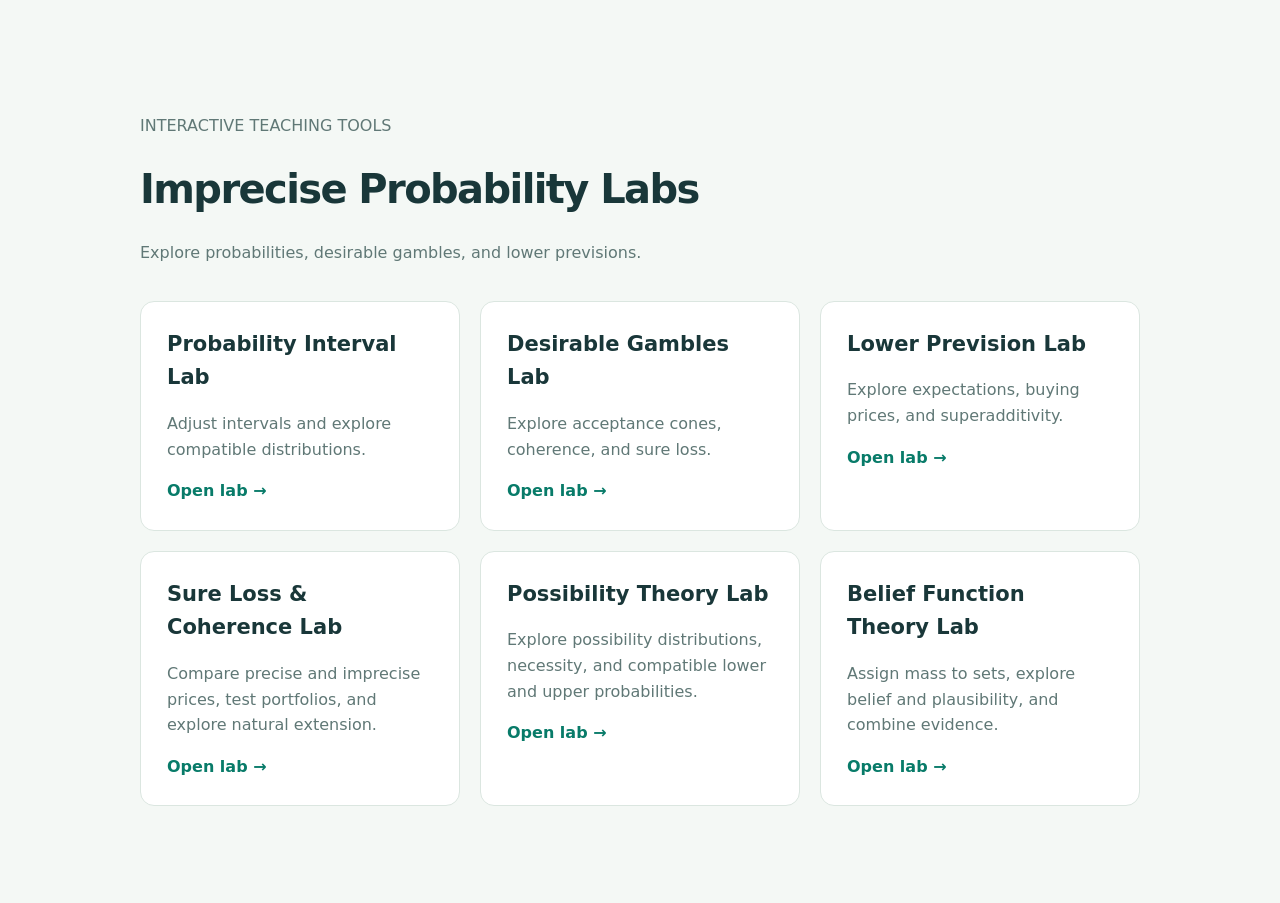
<file: index.html>
<!doctype html><html lang="en"><head><meta charset="utf-8"><meta name="viewport" content="width=device-width,initial-scale=1"><title>Imprecise Probability Labs</title><style>body{font:16px/1.6 system-ui,sans-serif;margin:0;background:#f4f8f5;color:#193739}main{max-width:1000px;margin:8vh auto;padding:25px}h1{font-size:40px;letter-spacing:-.04em;line-height:1.2}h2{font-size:21px;margin:0}p{color:#607876}.grid{display:grid;grid-template-columns:repeat(auto-fit,minmax(240px,1fr));gap:20px;margin-top:35px}a{display:block;background:white;border:1px solid #dbe6e0;border-radius:14px;padding:26px;text-decoration:none;color:inherit}a:hover{border-color:#087b69}span{color:#087b69;font-weight:600}</style></head><body><main><p>INTERACTIVE TEACHING TOOLS</p><h1>Imprecise Probability Labs</h1><p>Explore probabilities, desirable gambles, and lower previsions.</p><div class="grid"><a href="./probability-intervals/"><h2>Probability Interval Lab</h2><p>Adjust intervals and explore compatible distributions.</p><span>Open lab →</span></a><a href="./desirable-gambles/"><h2>Desirable Gambles Lab</h2><p>Explore acceptance cones, coherence, and sure loss.</p><span>Open lab →</span></a><a href="./lower-prevision/"><h2>Lower Prevision Lab</h2><p>Explore expectations, buying prices, and superadditivity.</p><span>Open lab →</span></a><a href="./sure-loss-coherence/"><h2>Sure Loss &amp; Coherence Lab</h2><p>Compare precise and imprecise prices, test portfolios, and explore natural extension.</p><span>Open lab →</span></a><a href="./possibility-theory/"><h2>Possibility Theory Lab</h2><p>Explore possibility distributions, necessity, and compatible lower and upper probabilities.</p><span>Open lab →</span></a>
  <a href="./belief-function-theory/">
  <h2>Belief Function Theory Lab</h2>
  <p>Assign mass to sets, explore belief and plausibility, and combine evidence.</p>
<span>Open lab →</span></a></div>
</main></body></html>
</file>
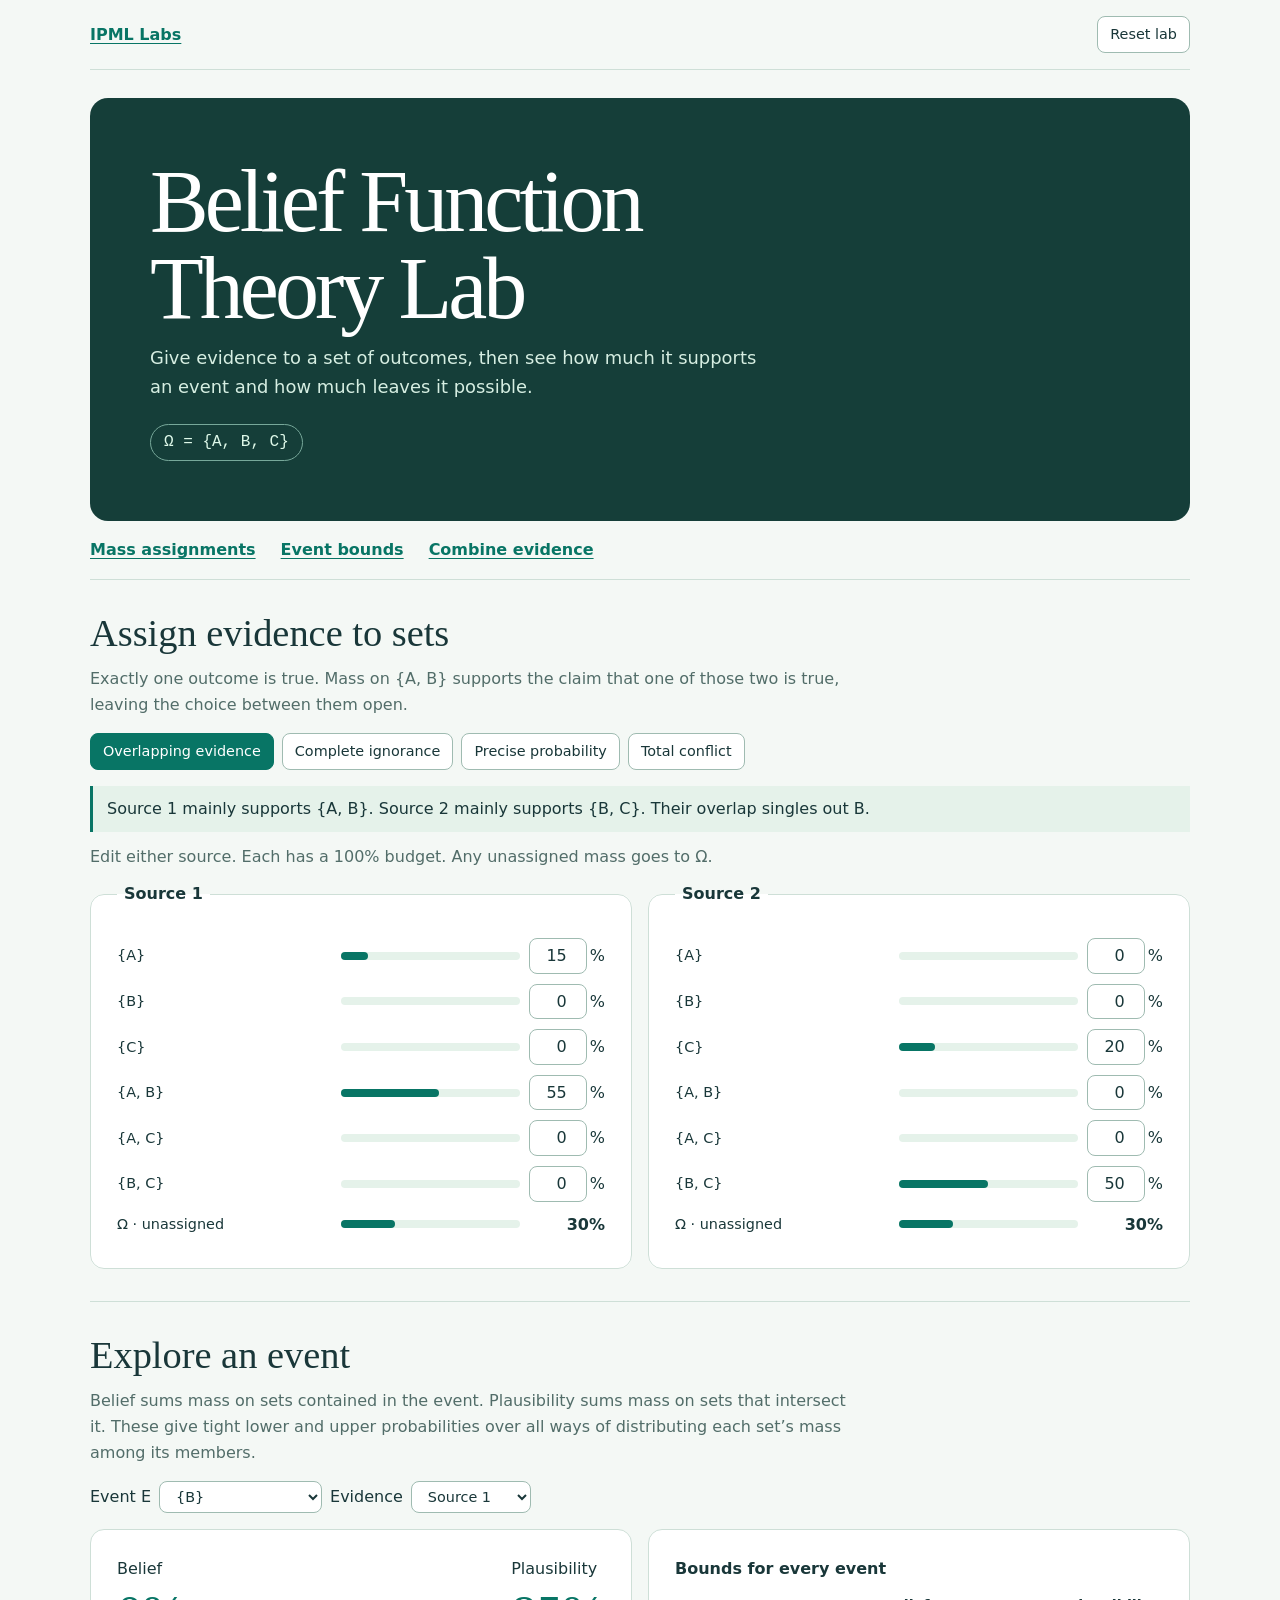
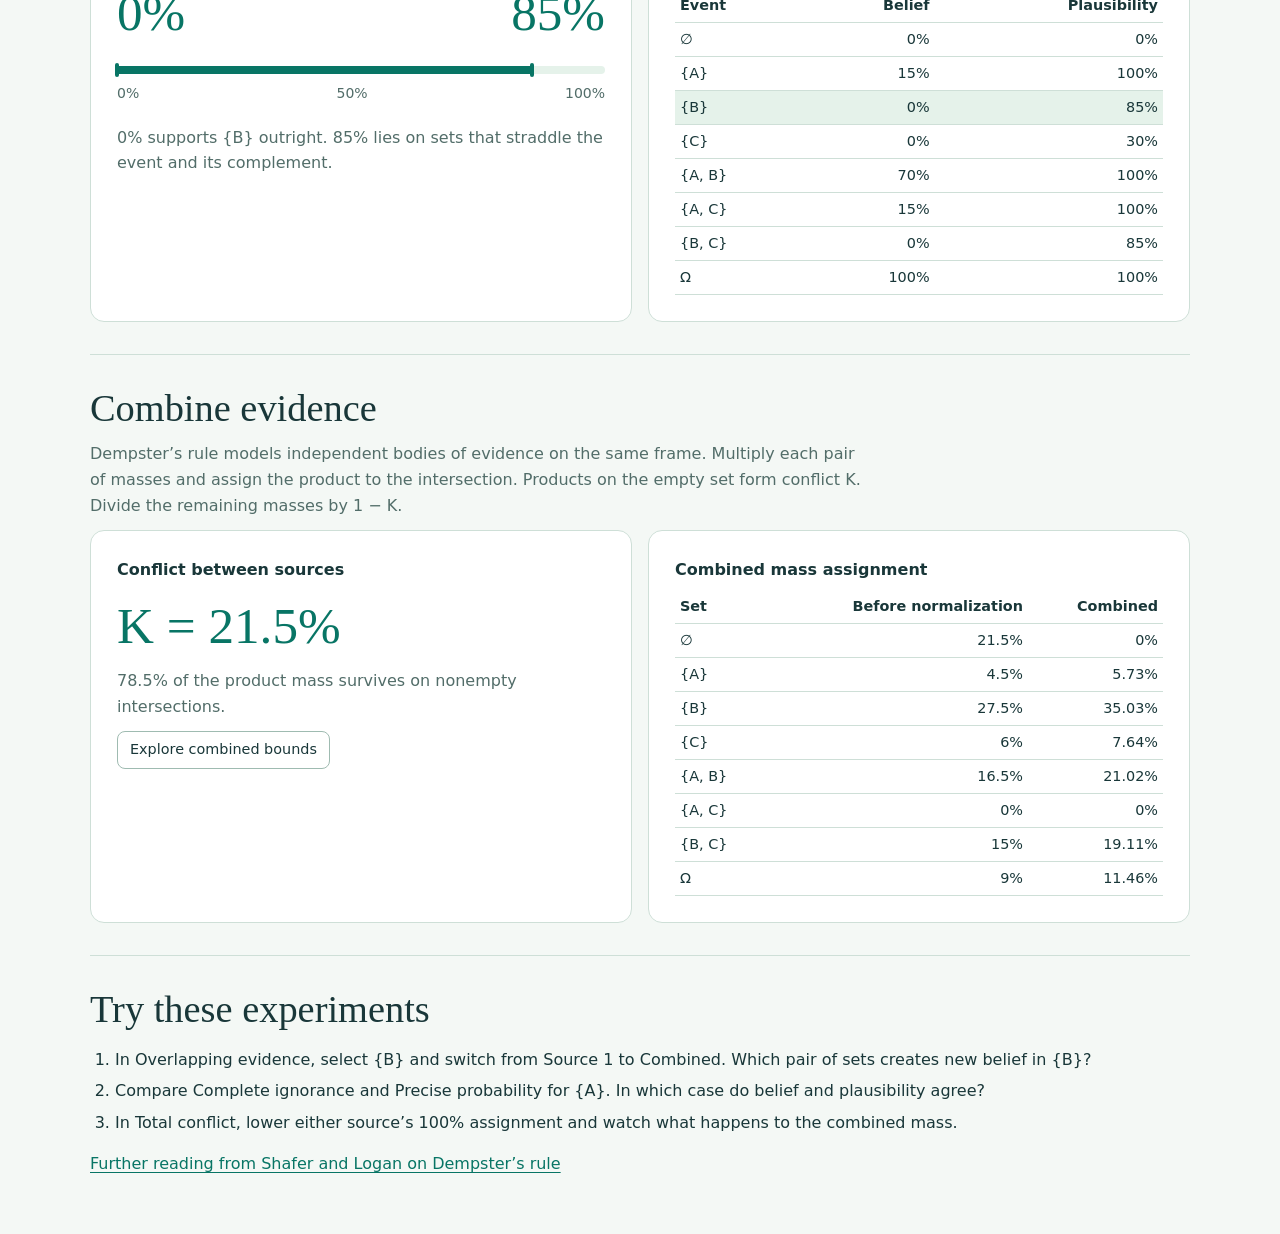
<file: belief-function-theory/index.html>
<!doctype html>
<html lang="en">
<head>
  <meta charset="utf-8">
  <meta name="viewport" content="width=device-width, initial-scale=1">
  <meta name="description" content="Explore Dempster–Shafer mass assignments, belief, plausibility, and evidence combination.">
  <title>Belief Function Theory Lab · IPML</title>
  <link rel="stylesheet" href="style.css">
  <script defer src="model.js"></script>
  <script defer src="app.js"></script>
</head>
<body>
  <header class="top">
    <a href="../">IPML Labs</a>
    <button type="button" id="reset">Reset lab</button>
  </header>
  <main>
    <div class="intro">
      <h1>Belief Function<br>Theory Lab</h1>
      <p>Give evidence to a set of outcomes, then see how much it supports an event and how much leaves it possible.</p>
      <div class="frame" aria-label="Frame of discernment: A, B, C">Ω = {A, B, C}</div>
    </div>
    <nav aria-label="Lab sections">
      <a href="#masses">Mass assignments</a>
      <a href="#bounds">Event bounds</a>
      <a href="#fusion">Combine evidence</a>
    </nav>
    <section id="masses" class="section">
      <div class="section-heading">
        <h2>Assign evidence to sets</h2>
        <p>Exactly one outcome is true. Mass on {A, B} supports the claim that one of those two is true, leaving the choice between them open.</p>
      </div>
      <div class="presets" aria-label="Evidence examples">
        <button type="button" data-preset="overlap">Overlapping evidence</button>
        <button type="button" data-preset="ignorance">Complete ignorance</button>
        <button type="button" data-preset="probability">Precise probability</button>
        <button type="button" data-preset="conflict">Total conflict</button>
      </div>
      <p id="scenario" class="note" role="status"></p>
      <p id="mass-help">Edit either source. Each has a 100% budget. Any unassigned mass goes to Ω.</p>
      <div id="sources" class="columns"></div>
    </section>

    <section id="bounds" class="section">
      <div class="section-heading">
        <h2>Explore an event</h2>
        <p>Belief sums mass on sets contained in the event. Plausibility sums mass on sets that intersect it. These give tight lower and upper probabilities over all ways of distributing each set’s mass among its members.</p>
      </div>
      <div class="selectors">
        <label>Event E <select id="event"></select></label>
        <label>Evidence <select id="evidence">
          <option value="first">Source 1</option>
          <option value="second">Source 2</option>
          <option value="combined">Combined</option>
        </select></label>
      </div>
      <div id="results" class="columns">
        <div class="card">
          <div id="event-result" aria-live="polite"></div>
          <div id="interval" class="interval" aria-hidden="true"><div></div></div>
          <div class="axis" aria-hidden="true"><span>0%</span><span>50%</span><span>100%</span></div>
          <p id="decomposition"></p>
        </div>
        <div class="card">
          <table>
            <caption>Bounds for every event</caption>
            <thead><tr><th scope="col">Event</th><th scope="col">Belief</th><th scope="col">Plausibility</th></tr></thead>
            <tbody id="event-table"></tbody>
          </table>
        </div>
      </div>
    </section>

    <section id="fusion" class="section">
      <div class="section-heading">
        <h2>Combine evidence</h2>
        <p>Dempster’s rule models independent bodies of evidence on the same frame. Multiply each pair of masses and assign the product to the intersection. Products on the empty set form conflict K. Divide the remaining masses by 1 − K.</p>
      </div>
      <div class="columns">
        <div class="card">
          <h3>Conflict between sources</h3>
          <p id="conflict-result" class="conflict" aria-live="polite"></p>
          <p id="conflict-explanation"></p>
          <button type="button" id="show-combined">Explore combined bounds</button>
        </div>
        <div class="card">
          <table>
            <caption>Combined mass assignment</caption>
            <thead><tr><th scope="col">Set</th><th scope="col">Before normalization</th><th scope="col">Combined</th></tr></thead>
            <tbody id="fusion-table"></tbody>
          </table>
        </div>
      </div>
    </section>
    <section class="section exercises">
      <h2>Try these experiments</h2>
      <ol>
        <li>In Overlapping evidence, select {B} and switch from Source 1 to Combined. Which pair of sets creates new belief in {B}?</li>
        <li>Compare Complete ignorance and Precise probability for {A}. In which case do belief and plausibility agree?</li>
        <li>In Total conflict, lower either source’s 100% assignment and watch what happens to the combined mass.</li>
      </ol>
      <p><a href="https://glennshafer.com/assets/downloads/articles/article29_dempster.pdf">Further reading from Shafer and Logan on Dempster’s rule</a></p>
    </section>
  </main>
</body>
</html>
</file>
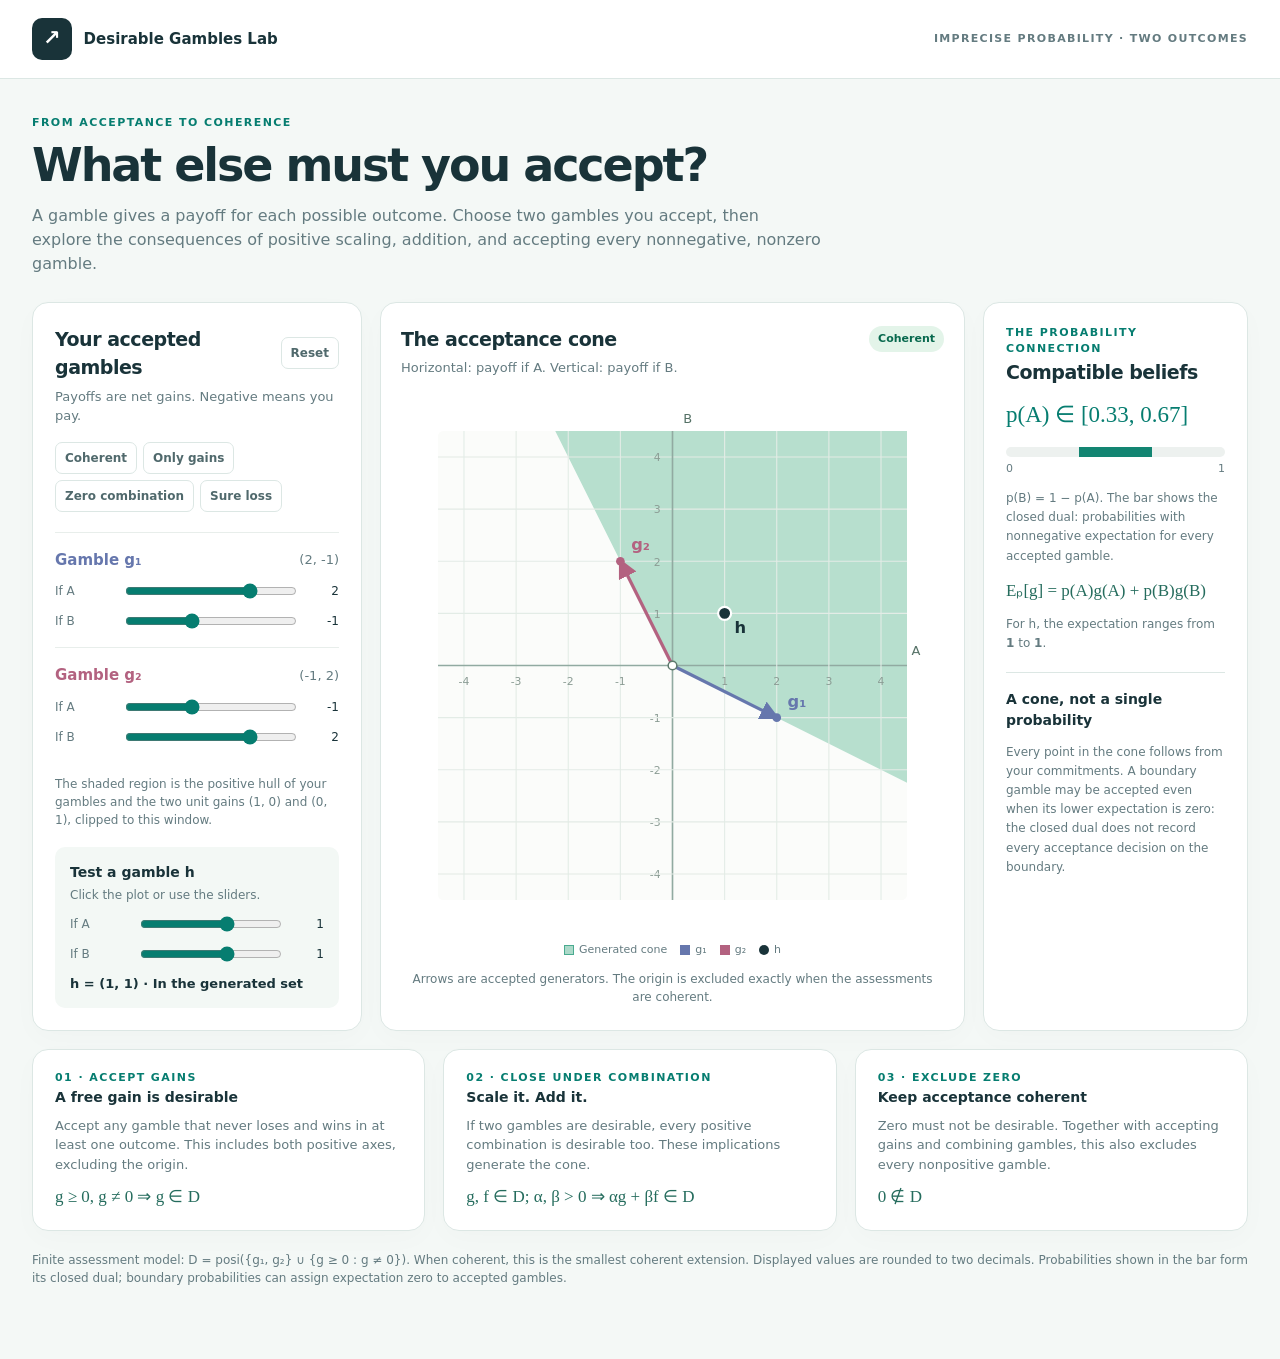
<file: desirable-gambles/index.html>
<!DOCTYPE html><html lang="en"><head><meta charset="utf-8"><meta name="viewport" content="width=device-width,initial-scale=1"><title>Desirable Gambles Lab</title><meta name="description" content="Explore coherent sets of desirable gambles through interactive payoff geometry."><style>
:root{--ink:#193339;--muted:#647b80;--teal:#067d70;--line:#dce7e4;--bg:#f4f8f6;--blue:#6677ad;--rose:#b36280}*{box-sizing:border-box}body{margin:0;font:15px/1.5 system-ui,-apple-system,sans-serif;background:var(--bg);color:var(--ink)}button,input{font:inherit}button{cursor:pointer}header{background:#fff;border-bottom:1px solid var(--line)}.bar{max-width:1400px;margin:auto;padding:18px 32px;display:flex;justify-content:space-between;align-items:center}.brand{font-weight:750;display:flex;align-items:center;gap:12px}.logo{background:var(--ink);color:#fff;border-radius:10px;padding:5px 11px;font-size:21px}.course{font-size:11px;letter-spacing:.12em;color:var(--muted);font-weight:700;text-transform:uppercase}main{max-width:1400px;margin:auto;padding:36px 32px 60px}.eyebrow{text-transform:uppercase;letter-spacing:.13em;font-size:11px;font-weight:750;color:var(--teal)}h1{font-size:clamp(29px,4vw,46px);line-height:1.12;letter-spacing:-.045em;margin:9px 0 12px}h2{font-size:19px;letter-spacing:-.025em;margin:0}h3{font-size:14px;margin:0}.intro{color:var(--muted);max-width:790px;font-size:16px;margin:0}.workspace{display:grid;grid-template-columns:330px minmax(300px,1fr) 265px;gap:18px;margin-top:26px}.card{background:#fff;border:1px solid var(--line);border-radius:16px;box-shadow:0 8px 28px #213e3805}.panel{padding:22px}.small{font-size:12px;color:var(--muted)}.sub{font-size:13px;color:var(--muted);margin:5px 0 16px}.row{display:flex;justify-content:space-between;align-items:center;gap:10px}.presets{display:flex;flex-wrap:wrap;gap:6px;margin:16px 0 20px}button{border:1px solid var(--line);border-radius:7px;background:#fff;padding:6px 9px;font-size:12px;font-weight:650;color:#50696c}button:hover,button.active{background:#e8f6f0;border-color:#78b8a9;color:var(--teal)}input:focus-visible,button:focus-visible,svg:focus-visible{outline:3px solid #76bdab;outline-offset:3px}.assessment{padding:16px 0;border-top:1px solid #e8eeeb}.gname{font-weight:750}.gvalue{font-size:13px;font-variant-numeric:tabular-nums;color:var(--muted)}.control{display:grid;grid-template-columns:60px 1fr 36px;gap:8px;align-items:center;margin-top:10px;font-size:12px;color:var(--muted)}input[type=range]{width:100%;accent-color:var(--teal)}output{font-variant-numeric:tabular-nums;text-align:right;color:var(--ink)}.viz{padding:22px 20px}.badge{display:inline-block;font-size:11px;font-weight:750;color:#08694e;background:#e3f4e9;border-radius:20px;padding:5px 9px}.badge.bad{background:#fae9ec;color:#a43e59}.plot{width:100%;display:block;touch-action:none;cursor:crosshair;margin:5px 0}.legend{display:flex;justify-content:center;gap:13px;flex-wrap:wrap;font-size:11px;color:var(--muted)}.key{display:inline-block;width:10px;height:10px;margin-right:5px;background:#acd9c9;border:1px solid #4aab90;vertical-align:middle}.key.blue{background:var(--blue);border-color:var(--blue)}.key.rose{background:var(--rose);border-color:var(--rose)}.key.dark{background:#193339;border-radius:50%;border:0}.test{margin-top:18px;background:#f3f8f5;padding:15px;border-radius:10px}.test .control{grid-template-columns:60px 1fr 36px}.result{font-size:13px;font-weight:700;margin-top:10px}.prob{margin-top:16px}.track{height:10px;background:#edf1ef;border-radius:12px;position:relative;overflow:hidden;margin-top:14px}.track span{position:absolute;background:#138572;height:100%}.scale{display:flex;justify-content:space-between;font-size:11px;color:var(--muted);margin-top:4px}.big{font-family:Georgia,serif;font-size:23px;color:var(--teal);margin:12px 0}.explain{font-size:12px;line-height:1.6;color:var(--muted)}.rule{border-top:1px solid var(--line);margin-top:18px;padding-top:16px}.witness{font-size:13px;color:#94405a;background:#fcf2f4;border-radius:9px;padding:12px;margin-top:14px}.learn{display:grid;grid-template-columns:1fr 1fr 1fr;gap:18px;margin-top:18px}.learn .card{padding:20px 22px}.learn p{font-size:13px;color:var(--muted);margin:8px 0 0}.math{font-family:Georgia,serif;font-size:17px;color:#256c5d;margin-top:10px}.foot{margin-top:20px;color:var(--muted);font-size:12px}a{color:var(--teal)}@media(max-width:1150px){.workspace{grid-template-columns:310px 1fr}.dual{grid-column:1/-1;display:grid;grid-template-columns:1fr 1fr;gap:30px}.dual .rule{margin:0;padding:0;border:0}}@media(max-width:720px){main,.bar{padding-left:18px;padding-right:18px}.course{display:none}.workspace,.learn{grid-template-columns:1fr}.dual{grid-column:auto;display:block}.dual .rule{margin-top:20px;padding-top:16px;border-top:1px solid var(--line)}.plot{max-height:470px}.panel{padding:20px}}
</style></head><body><header><div class="bar"><div class="brand"><span class="logo">↗</span> Desirable Gambles Lab</div><span class="course">Imprecise probability · Two outcomes</span></div></header><main><div class="eyebrow">From acceptance to coherence</div><h1>What else must you accept?</h1><p class="intro">A gamble gives a payoff for each possible outcome. Choose two gambles you accept, then explore the consequences of positive scaling, addition, and accepting every nonnegative, nonzero gamble.</p><div class="workspace"><section class="card panel"><div class="row"><h2>Your accepted gambles</h2><button id="reset">Reset</button></div><p class="sub">Payoffs are net gains. Negative means you pay.</p><div class="presets"><button data-preset="coherent">Coherent</button><button data-preset="ignorance">Only gains</button><button data-preset="boundary">Zero combination</button><button data-preset="loss">Sure loss</button></div><div id="assessments"></div><p class="small">The shaded region is the positive hull of your gambles and the two unit gains (1, 0) and (0, 1), clipped to this window.</p><div class="test"><h3>Test a gamble h</h3><p class="small" style="margin:3px 0">Click the plot or use the sliders.</p><div id="probeControls"></div><div class="result" id="probeResult" aria-live="polite"></div></div></section><section class="card viz"><div class="row"><h2>The acceptance cone</h2><span id="status" class="badge"></span></div><p class="sub">Horizontal: payoff if A. Vertical: payoff if B.</p><svg id="plot" class="plot" viewBox="0 0 500 500" tabindex="0" role="img" aria-label="Payoff plane showing the generated cone and a test gamble. Use sliders to edit the gambles."></svg><div class="legend"><span><i class="key"></i>Generated cone</span><span><i class="key blue"></i>g₁</span><span><i class="key rose"></i>g₂</span><span><i class="key dark"></i>h</span></div><p class="small" style="text-align:center;margin:12px 0 0">Arrows are accepted generators. The origin is excluded exactly when the assessments are coherent.</p></section><aside class="card panel dual"><div><div class="eyebrow">The probability connection</div><h2>Compatible beliefs</h2><div id="dual"></div></div><div class="rule"><h3 id="lessonTitle"></h3><p id="lesson" class="explain"></p><div id="witness"></div></div></aside></div><div class="learn"><section class="card"><div class="eyebrow">01 · Accept gains</div><h3>A free gain is desirable</h3><p>Accept any gamble that never loses and wins in at least one outcome. This includes both positive axes, excluding the origin.</p><div class="math">g ≥ 0, g ≠ 0 ⇒ g ∈ D</div></section><section class="card"><div class="eyebrow">02 · Close under combination</div><h3>Scale it. Add it.</h3><p>If two gambles are desirable, every positive combination is desirable too. These implications generate the cone.</p><div class="math">g, f ∈ D; α, β &gt; 0 ⇒ αg + βf ∈ D</div></section><section class="card"><div class="eyebrow">03 · Exclude zero</div><h3>Keep acceptance coherent</h3><p>Zero must not be desirable. Together with accepting gains and combining gambles, this also excludes every nonpositive gamble.</p><div class="math">0 ∉ D</div></section></div><p class="foot">Finite assessment model: D = posi({g₁, g₂} ∪ {g ≥ 0 : g ≠ 0}). When coherent, this is the smallest coherent extension. Displayed values are rounded to two decimals. Probabilities shown in the bar form its closed dual; boundary probabilities can assign expectation zero to accepted gambles.</p></main><script src="model.js"></script><script src="app.js"></script></body></html>
</file>
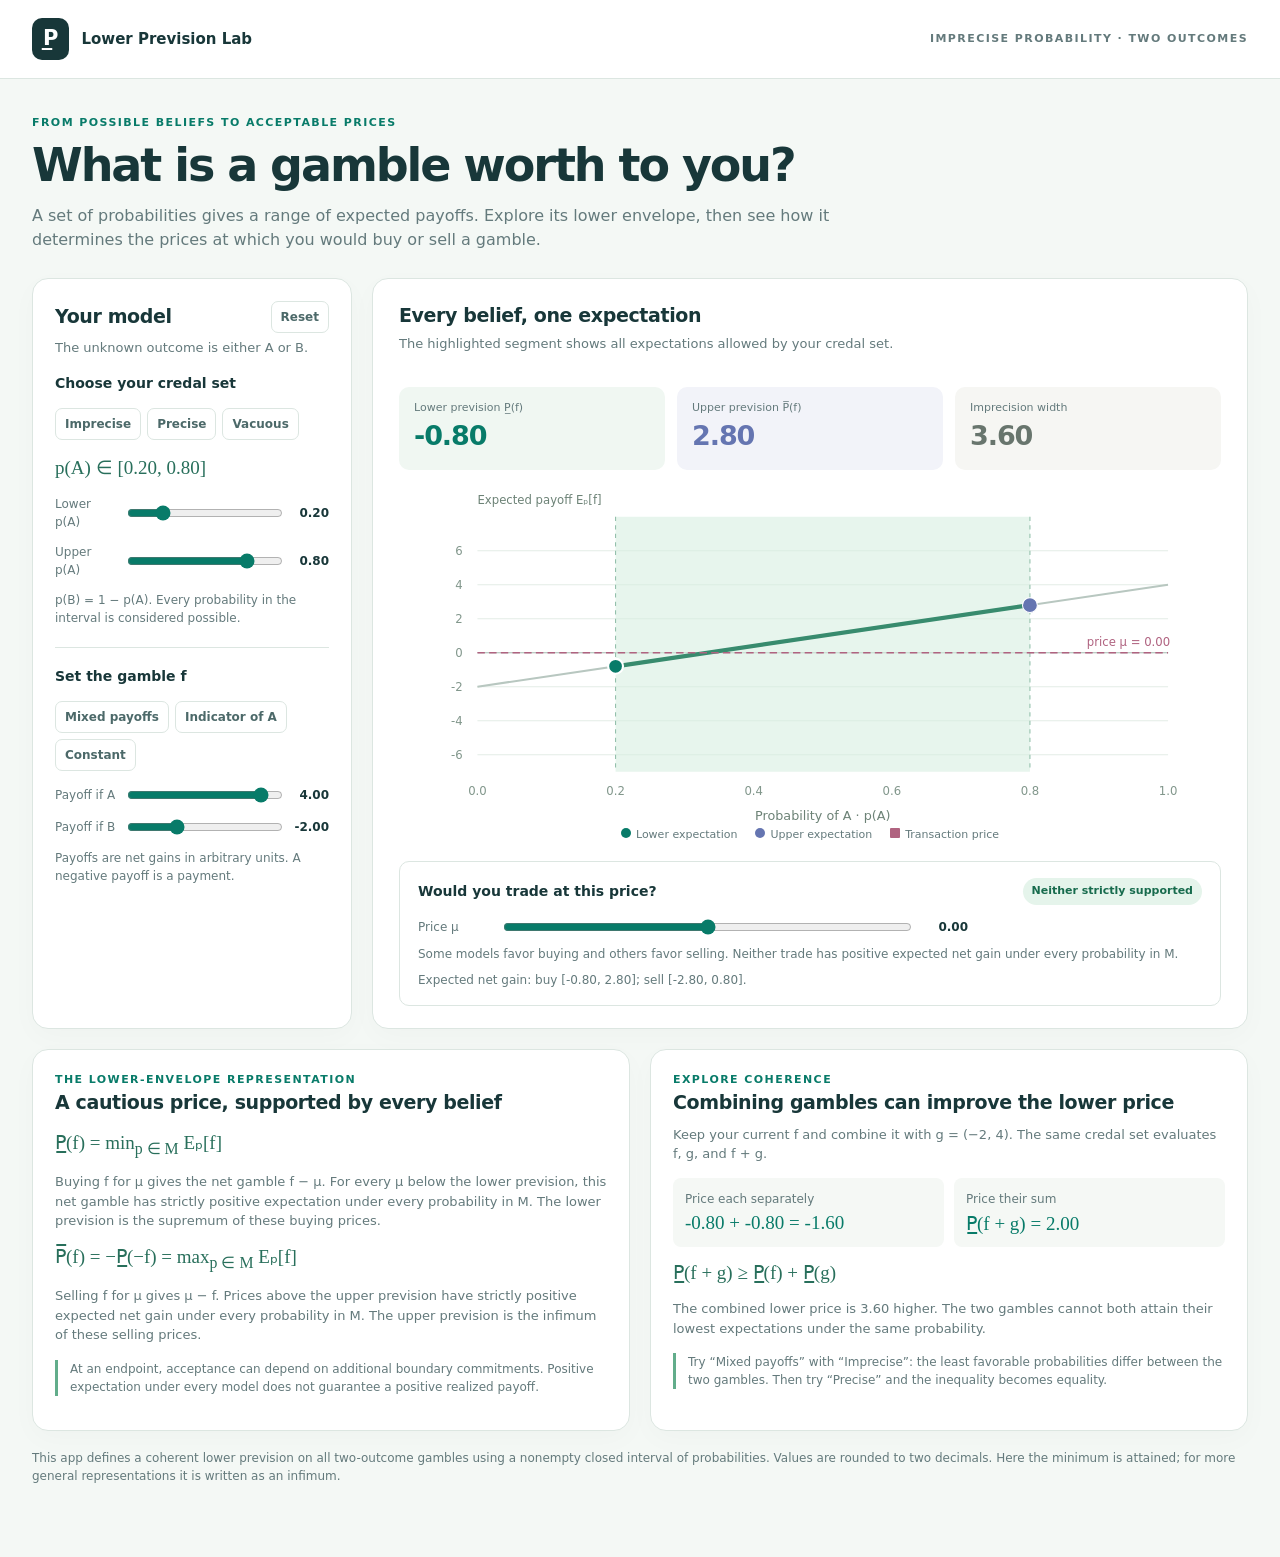
<file: lower-prevision/index.html>
<!DOCTYPE html><html lang="en"><head><meta charset="utf-8"><meta name="viewport" content="width=device-width, initial-scale=1"><title>Lower Prevision Lab</title><meta name="description" content="An interactive lab for coherent lower previsions and their interpretation as buying prices."><style>
:root{--ink:#183739;--muted:#647a7c;--teal:#087b69;--blue:#6575b1;--rose:#b06380;--line:#dce6e1;--bg:#f4f8f5}*{box-sizing:border-box}body{margin:0;font:15px/1.5 system-ui,-apple-system,sans-serif;background:var(--bg);color:var(--ink)}button,input{font:inherit}header{background:#fff;border-bottom:1px solid var(--line)}.bar{max-width:1400px;margin:auto;padding:18px 32px;display:flex;justify-content:space-between;align-items:center}.brand{font-weight:750;display:flex;gap:12px;align-items:center}.logo{background:var(--ink);color:#fff;border-radius:10px;padding:5px 11px;font-size:21px}.course,.eyebrow{text-transform:uppercase;letter-spacing:.13em;font-size:11px;font-weight:750}.course{color:var(--muted)}.eyebrow{color:var(--teal)}main{max-width:1400px;margin:auto;padding:36px 32px 60px}h1{font-size:clamp(30px,4vw,46px);line-height:1.12;letter-spacing:-.045em;margin:9px 0 12px}h2{font-size:19px;margin:0;letter-spacing:-.02em}h3{font-size:14px;margin:0}.intro{font-size:16px;color:var(--muted);max-width:800px;margin:0}.workspace{display:grid;grid-template-columns:320px 1fr;gap:20px;margin-top:26px}.card{background:#fff;border:1px solid var(--line);border-radius:16px;box-shadow:0 8px 28px #203e3906}.panel{padding:22px}.row{display:flex;justify-content:space-between;gap:12px;align-items:center}.sub,.small{color:var(--muted)}.sub{font-size:13px;margin:5px 0 16px}.small{font-size:12px}button{border:1px solid var(--line);border-radius:7px;background:#fff;color:#4c6969;padding:6px 9px;font-size:12px;font-weight:650;cursor:pointer}button:hover,button.active{background:#e6f4eb;border-color:#74b29d;color:var(--teal)}button:focus-visible,input:focus-visible{outline:3px solid #7bbda4;outline-offset:3px}.presets{display:flex;flex-wrap:wrap;gap:6px;margin:14px 0}.section{border-top:1px solid var(--line);margin-top:20px;padding-top:18px}.control{display:grid;grid-template-columns:62px 1fr 40px;gap:8px;align-items:center;margin-top:12px;font-size:12px;color:var(--muted)}input[type=range]{width:100%;accent-color:var(--teal)}output{font-variant-numeric:tabular-nums;text-align:right;color:var(--ink);font-weight:650}.math{font-family:Georgia,serif;color:#286f5b;font-size:19px;margin:12px 0}.viz{padding:22px 26px}.metrics{display:grid;grid-template-columns:1fr 1fr 1fr;gap:12px;margin:17px 0}.metric{padding:13px 15px;border-radius:10px;background:#f0f7f2}.metric:nth-child(2){background:#f2f3f9}.metric:nth-child(3){background:#f6f6f3}.metric label{display:block;font-size:11px;color:var(--muted)}.number{font-size:27px;font-weight:700;letter-spacing:-.04em;color:var(--teal);font-variant-numeric:tabular-nums}.metric:nth-child(2) .number{color:var(--blue)}.metric:nth-child(3) .number{color:#68756d}.plot{display:block;width:100%;max-height:340px}.legend{display:flex;justify-content:center;gap:18px;flex-wrap:wrap;font-size:11px;color:var(--muted)}.key{display:inline-block;width:10px;height:10px;border-radius:50%;background:var(--teal);margin-right:5px}.key.upper{background:var(--blue)}.key.price{background:var(--rose);border-radius:1px}.trade{padding:16px 18px;margin-top:18px;border:1px solid var(--line);border-radius:10px}.trade .control{grid-template-columns:75px 1fr 50px;max-width:550px}.badge{display:inline-block;padding:5px 9px;border-radius:20px;background:#e5f4eb;color:#176b4d;font-size:11px;font-weight:750}.trade p{margin:8px 0 0;font-size:12px;color:var(--muted)}.bottom{display:grid;grid-template-columns:1fr 1fr;gap:20px;margin-top:20px}.explain{font-size:13px;color:var(--muted);margin:8px 0 0}.equations{display:grid;grid-template-columns:1fr 1fr;gap:10px;margin-top:14px}.equation{background:#f5f8f5;border-radius:8px;padding:12px;font-size:12px;color:var(--muted)}.equation strong{display:block;font:19px Georgia,serif;color:var(--teal);margin-top:4px}.notice{border-left:3px solid #62ad8b;padding-left:12px;margin-top:15px;color:var(--muted);font-size:12px}.foot{font-size:12px;color:var(--muted);margin-top:18px}@media(max-width:850px){.workspace,.bottom{grid-template-columns:1fr}.controlsGrid{display:grid;grid-template-columns:1fr 1fr;gap:26px}.controlsGrid .section{margin:0;padding:0;border:0}}@media(max-width:550px){main,.bar{padding-left:18px;padding-right:18px}.course{display:none}.controlsGrid{display:block}.controlsGrid .section{border-top:1px solid var(--line);margin-top:20px;padding-top:18px}.viz{padding:20px 15px}.metrics{gap:6px}.metric{padding:11px 9px}.number{font-size:24px}.equations{grid-template-columns:1fr}}
</style></head><body><header><div class="bar"><div class="brand"><span class="logo">P̲</span> Lower Prevision Lab</div><span class="course">Imprecise probability · Two outcomes</span></div></header><main><div class="eyebrow">From possible beliefs to acceptable prices</div><h1>What is a gamble worth to you?</h1><p class="intro">A set of probabilities gives a range of expected payoffs. Explore its lower envelope, then see how it determines the prices at which you would buy or sell a gamble.</p><div class="workspace"><section class="card panel"><div class="row"><h2>Your model</h2><button id="reset">Reset</button></div><div class="controlsGrid"><div><p class="sub">The unknown outcome is either A or B.</p><h3>Choose your credal set</h3><div class="presets"><button data-belief="interval">Imprecise</button><button data-belief="precise">Precise</button><button data-belief="vacuous">Vacuous</button></div><div class="math" id="interval"></div><div class="control"><label for="a">Lower p(A)</label><input id="a" type="range" min="0" max="1" step="0.01" value="0.2"><output id="ao"></output></div><div class="control"><label for="b">Upper p(A)</label><input id="b" type="range" min="0" max="1" step="0.01" value="0.8"><output id="bo"></output></div><p class="small">p(B) = 1 − p(A). Every probability in the interval is considered possible.</p></div><div class="section"><h3>Set the gamble f</h3><div class="presets"><button data-gamble="mixed">Mixed payoffs</button><button data-gamble="indicator">Indicator of A</button><button data-gamble="constant">Constant</button></div><div class="control"><label for="f0">Payoff if A</label><input id="f0" type="range" min="-5" max="5" step="0.1" value="4"><output id="f0o"></output></div><div class="control"><label for="f1">Payoff if B</label><input id="f1" type="range" min="-5" max="5" step="0.1" value="-2"><output id="f1o"></output></div><p class="small">Payoffs are net gains in arbitrary units. A negative payoff is a payment.</p></div></div></section><section class="card viz"><div class="row"><div><h2>Every belief, one expectation</h2><p class="sub">The highlighted segment shows all expectations allowed by your credal set.</p></div></div><div class="metrics"><div class="metric"><label>Lower prevision P̲(f)</label><div class="number" id="lower"></div></div><div class="metric"><label>Upper prevision P̅(f)</label><div class="number" id="upper"></div></div><div class="metric"><label>Imprecision width</label><div class="number" id="width"></div></div></div><svg id="plot" class="plot" viewBox="0 0 750 320" role="img" aria-label="Expected payoff as a function of the probability of outcome A, with lower and upper expectations and a transaction price"></svg><div class="legend"><span><i class="key"></i>Lower expectation</span><span><i class="key upper"></i>Upper expectation</span><span><i class="key price"></i>Transaction price</span></div><div class="trade"><div class="row"><h3>Would you trade at this price?</h3><span id="tradeBadge" class="badge" aria-live="polite"></span></div><div class="control"><label for="price">Price μ</label><input id="price" type="range" min="-6" max="6" step="0.1" value="0"><output id="priceo"></output></div><p id="tradeText"></p><p id="nets"></p></div></section></div><div class="bottom"><section class="card panel"><div class="eyebrow">The lower-envelope representation</div><h2>A cautious price, supported by every belief</h2><div class="math">P̲(f) = min<sub>p ∈ M</sub> Eₚ[f]</div><p class="explain">Buying f for μ gives the net gamble f − μ. For every μ below the lower prevision, this net gamble has strictly positive expectation under every probability in M. The lower prevision is the supremum of these buying prices.</p><div class="math">P̅(f) = −P̲(−f) = max<sub>p ∈ M</sub> Eₚ[f]</div><p class="explain">Selling f for μ gives μ − f. Prices above the upper prevision have strictly positive expected net gain under every probability in M. The upper prevision is the infimum of these selling prices.</p><p class="notice">At an endpoint, acceptance can depend on additional boundary commitments. Positive expectation under every model does not guarantee a positive realized payoff.</p></section><section class="card panel"><div class="eyebrow">Explore coherence</div><h2>Combining gambles can improve the lower price</h2><p class="explain">Keep your current f and combine it with g = (−2, 4). The same credal set evaluates f, g, and f + g.</p><div class="equations"><div class="equation">Price each separately<strong id="separate"></strong></div><div class="equation">Price their sum<strong id="together"></strong></div></div><div class="math">P̲(f + g) ≥ P̲(f) + P̲(g)</div><p class="explain" id="superText"></p><p class="notice">Try “Mixed payoffs” with “Imprecise”: the least favorable probabilities differ between the two gambles. Then try “Precise” and the inequality becomes equality.</p></section></div><p class="foot">This app defines a coherent lower prevision on all two-outcome gambles using a nonempty closed interval of probabilities. Values are rounded to two decimals. Here the minimum is attained; for more general representations it is written as an infimum.</p></main><script src="model.js"></script><script src="app.js"></script></body></html>
</file>
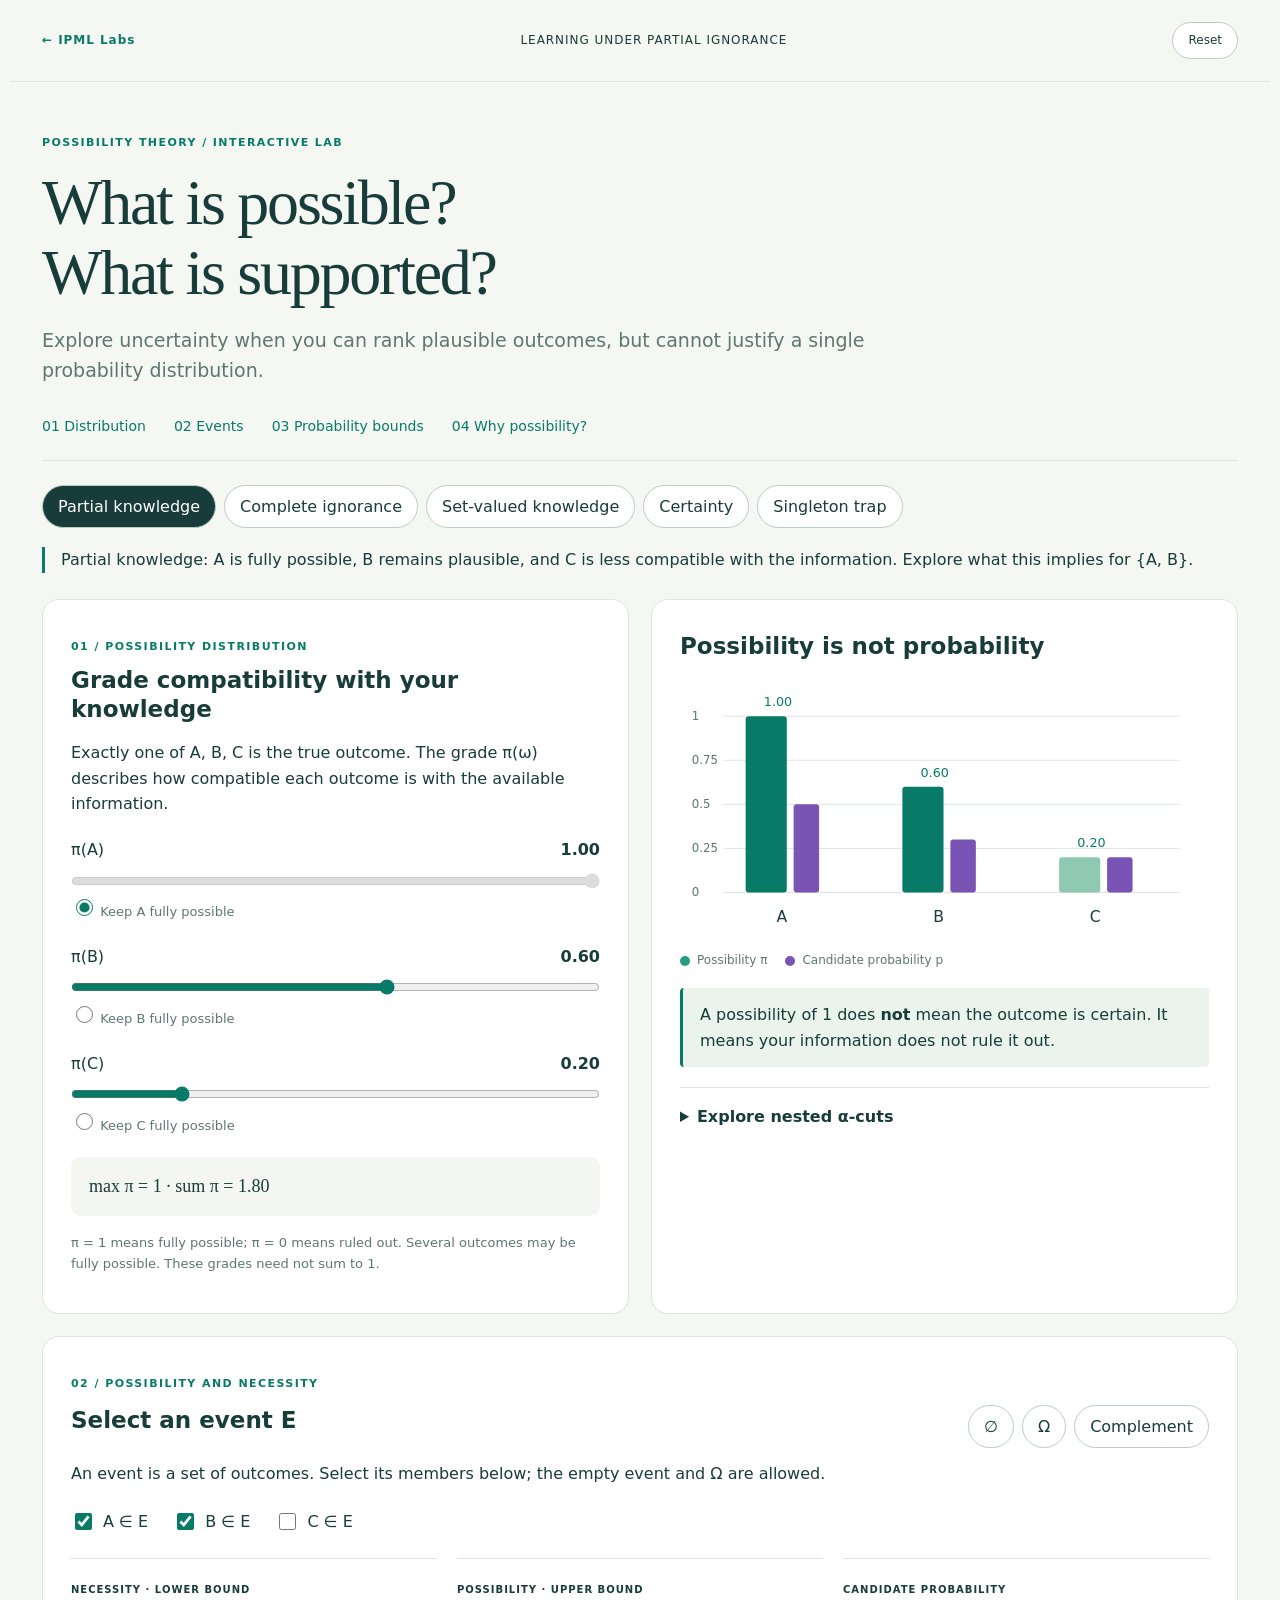
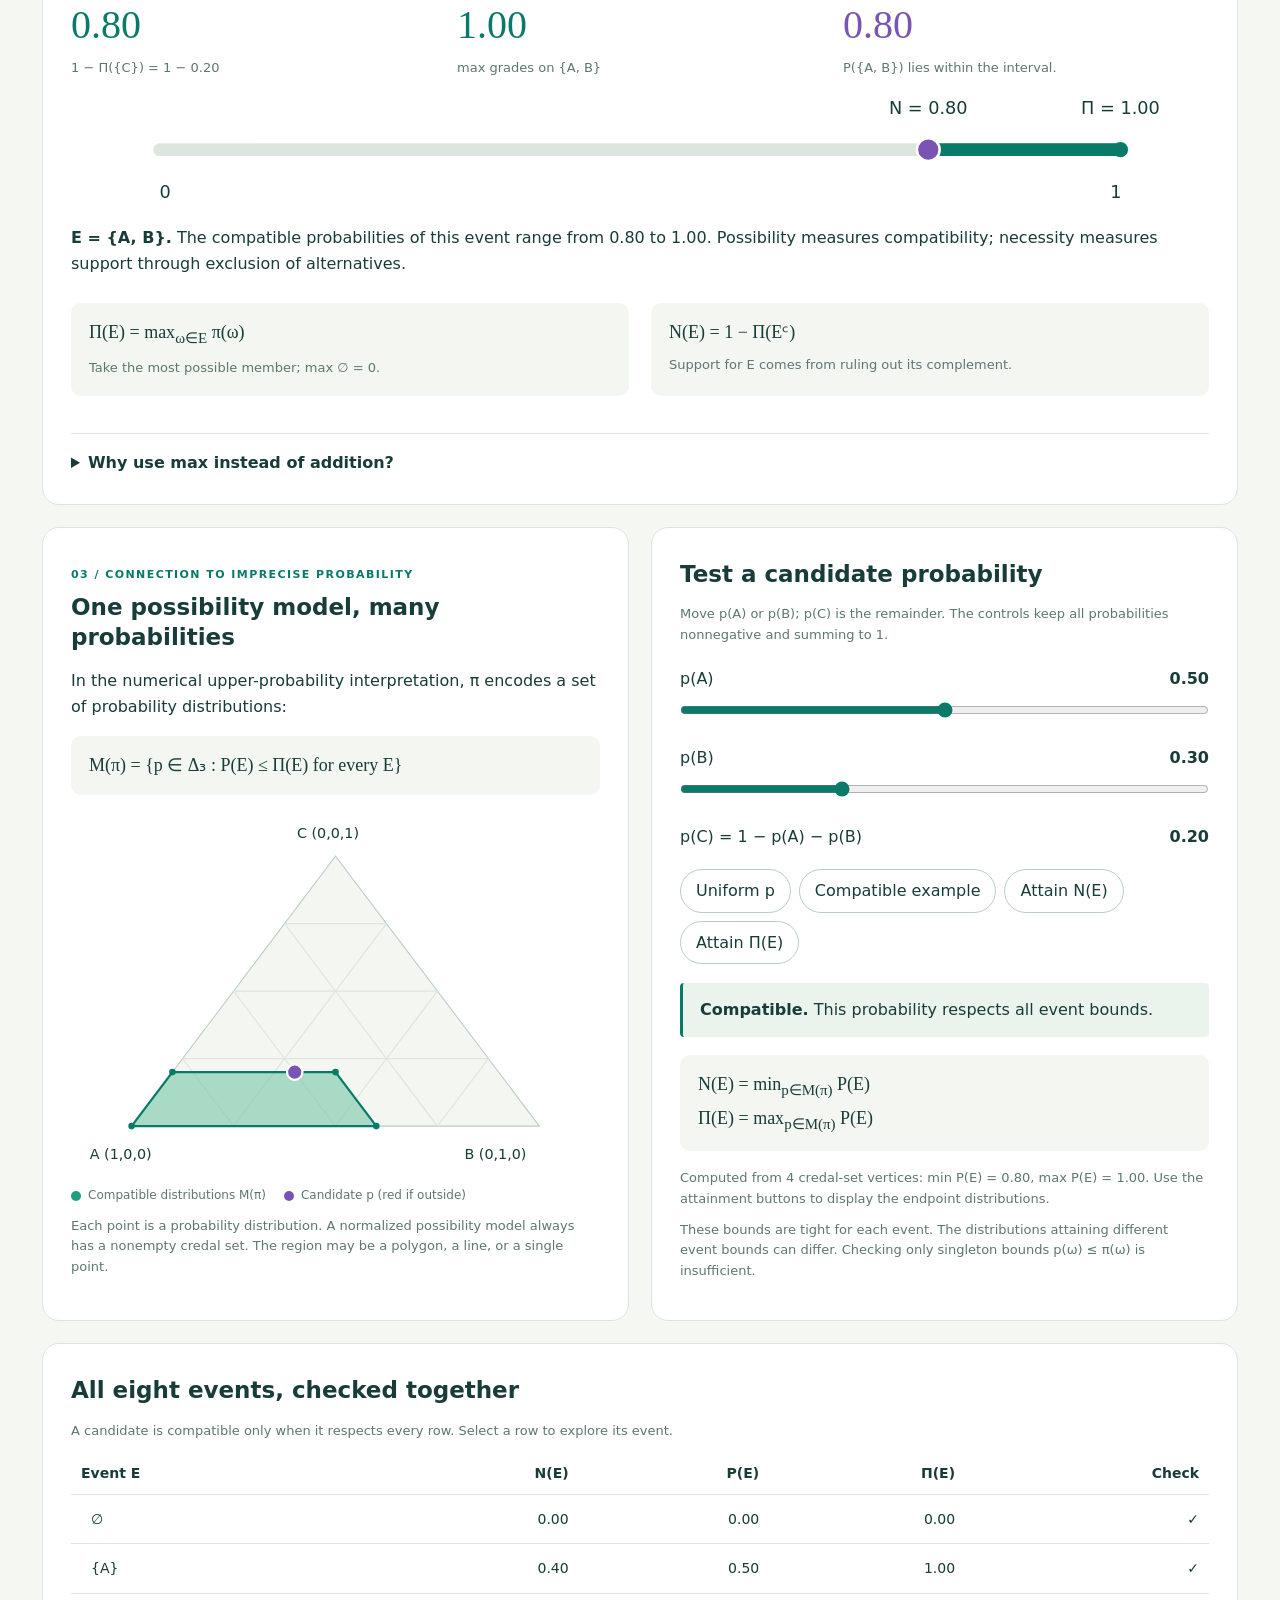
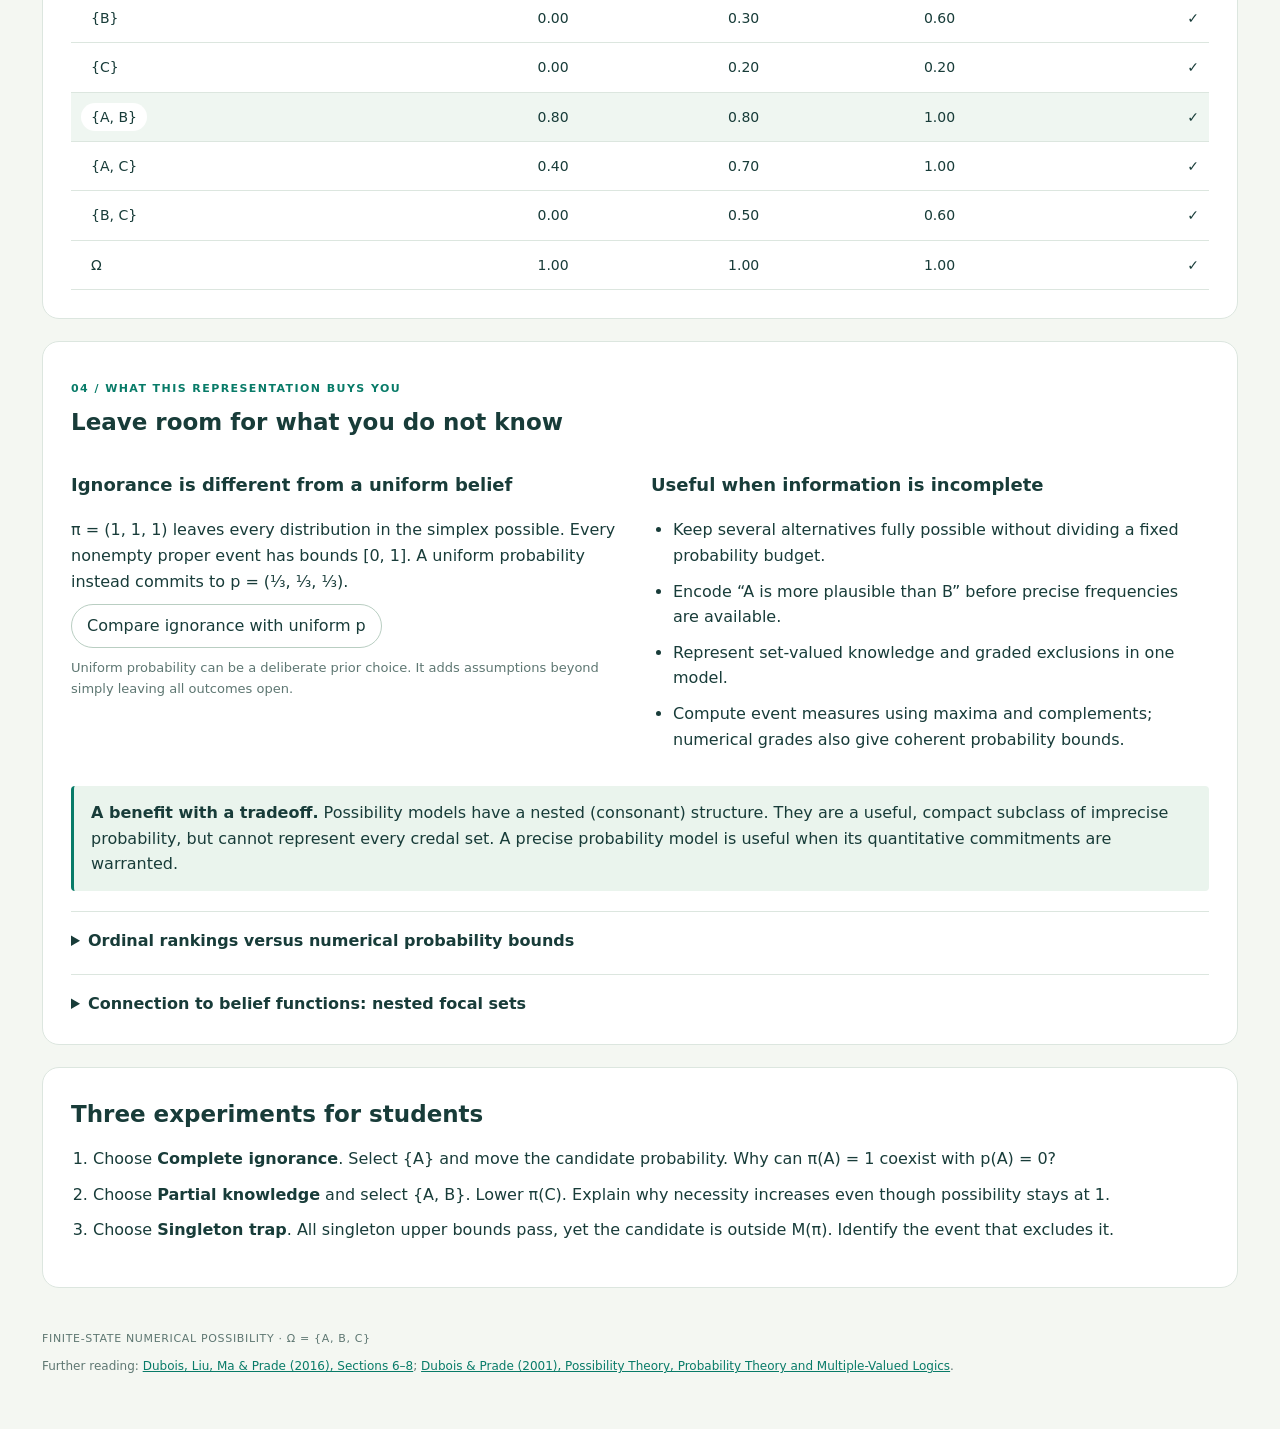
<file: possibility-theory/index.html>
<!doctype html><html lang="en"><head><meta charset="utf-8"><meta name="viewport" content="width=device-width,initial-scale=1"><meta name="description" content="An interactive introduction to possibility distributions, possibility and necessity measures, and their interpretation as coherent probability bounds."><title>Possibility Theory Lab · IPML</title><link rel="stylesheet" href="style.css"></head><body>
<header><a href="../">← IPML Labs</a><span>LEARNING UNDER PARTIAL IGNORANCE</span><button id="reset">Reset</button></header><main>
<div class="intro"><p class="eyebrow">POSSIBILITY THEORY / INTERACTIVE LAB</p><h1>What is possible?<br>What is supported?</h1><p class="lead">Explore uncertainty when you can rank plausible outcomes, but cannot justify a single probability distribution.</p></div>
<nav aria-label="Lab sections"><a href="#distribution">01 Distribution</a><a href="#events">02 Events</a><a href="#credal">03 Probability bounds</a><a href="#compare">04 Why possibility?</a></nav>
<div class="presets" aria-label="Examples"><button data-preset="partial" class="active">Partial knowledge</button><button data-preset="ignorance">Complete ignorance</button><button data-preset="set">Set-valued knowledge</button><button data-preset="certain">Certainty</button><button data-preset="trap">Singleton trap</button></div><p id="scenario" class="scenario" aria-live="polite"></p>
<section id="distribution" class="grid"><article class="card"><p class="eyebrow">01 / POSSIBILITY DISTRIBUTION</p><h2>Grade compatibility with your knowledge</h2><p>Exactly one of A, B, C is the true outcome. The grade π(ω) describes how compatible each outcome is with the available information.</p><div id="controls"></div><div class="formula" id="normalization"></div><p class="small">π = 1 means fully possible; π = 0 means ruled out. Several outcomes may be fully possible. These grades need not sum to 1.</p></article><article class="card"><h2>Possibility is not probability</h2><svg id="distribution-chart" viewBox="0 0 540 280" role="img" aria-label="Possibility grades and candidate probabilities"></svg><div class="legend"><span><i class="green"></i>Possibility π</span><span><i class="purple"></i>Candidate probability p</span></div><div class="callout">A possibility of 1 does <b>not</b> mean the outcome is certain. It means your information does not rule it out.</div><details><summary>Explore nested α-cuts</summary><label for="alpha">Threshold α <output id="alpha-value"></output></label><input id="alpha" type="range" min="0" max="1" step=".01" value=".5"><div id="cut" class="formula"></div><p class="small">The sets Cα = {ω : π(ω) ≥ α} shrink as α increases. C₀ = Ω with this ≥ convention, even when some grades are zero. These are compatibility levels, not automatically probability confidence levels.</p><div id="nested"></div></details></article></section>
<section id="events" class="card"><p class="eyebrow">02 / POSSIBILITY AND NECESSITY</p><div class="section-title"><h2>Select an event E</h2><div id="event-pills" class="pills"></div></div><p>An event is a set of outcomes. Select its members below; the empty event and Ω are allowed.</p><div class="event-checks" id="event-checks"></div><div class="metrics"><div><span>NECESSITY · LOWER BOUND</span><strong id="necessity-value"></strong><p id="necessity-formula"></p></div><div><span>POSSIBILITY · UPPER BOUND</span><strong id="possibility-value"></strong><p id="possibility-formula"></p></div><div><span>CANDIDATE PROBABILITY</span><strong id="probability-value"></strong><p id="candidate-event"></p></div></div><svg id="interval" viewBox="0 0 900 100" role="img" aria-label="Necessity to possibility probability interval"></svg><p id="interpretation" aria-live="polite"></p><div class="two"><div class="formula">Π(E) = max<sub>ω∈E</sub> π(ω)<br><small>Take the most possible member; max ∅ = 0.</small></div><div class="formula">N(E) = 1 − Π(Eᶜ)<br><small>Support for E comes from ruling out its complement.</small></div></div><details><summary>Why use max instead of addition?</summary><label for="second-event">Compare E with another event F</label><select id="second-event"></select><div id="operations"></div><p class="small">Possibility is maxitive: Π(E ∪ F) = max(Π(E), Π(F)). Necessity is minitive: N(E ∩ F) = min(N(E), N(F)). Probability adds across disjoint events. In general Π(E ∩ F) ≤ min(Π(E), Π(F)); equality is not an axiom.</p></details></section>
<section id="credal" class="grid"><article class="card"><p class="eyebrow">03 / CONNECTION TO IMPRECISE PROBABILITY</p><h2>One possibility model, many probabilities</h2><p>In the numerical upper-probability interpretation, π encodes a set of probability distributions:</p><div class="formula">M(π) = {p ∈ Δ₃ : P(E) ≤ Π(E) for every E}</div><svg id="simplex" viewBox="0 0 480 340" role="img" aria-label="Credal set and candidate probability in a simplex"></svg><div class="legend"><span><i class="green"></i>Compatible distributions M(π)</span><span><i class="purple"></i>Candidate p (red if outside)</span></div><p class="small">Each point is a probability distribution. A normalized possibility model always has a nonempty credal set. The region may be a polygon, a line, or a single point.</p></article><article class="card"><h2>Test a candidate probability</h2><p class="small">Move p(A) or p(B); p(C) is the remainder. The controls keep all probabilities nonnegative and summing to 1.</p><div id="probability-controls"></div><div class="presets"><button id="uniform">Uniform p</button><button id="compatible">Compatible example</button><button id="lower">Attain N(E)</button><button id="upper">Attain Π(E)</button></div><div id="compatibility" class="callout" aria-live="polite"></div><div class="formula">N(E) = min<sub>p∈M(π)</sub> P(E)<br>Π(E) = max<sub>p∈M(π)</sub> P(E)</div><div id="attainment" aria-live="polite"></div><p class="small">These bounds are tight for each event. The distributions attaining different event bounds can differ. Checking only singleton bounds p(ω) ≤ π(ω) is insufficient.</p></article></section>
<section class="card"><h2>All eight events, checked together</h2><p class="small">A candidate is compatible only when it respects every row. Select a row to explore its event.</p><div class="table-wrap"><table><thead><tr><th>Event E</th><th>N(E)</th><th>P(E)</th><th>Π(E)</th><th>Check</th></tr></thead><tbody id="event-table"></tbody></table></div></section>
<section id="compare" class="card"><p class="eyebrow">04 / WHAT THIS REPRESENTATION BUYS YOU</p><h2>Leave room for what you do not know</h2><div class="two"><article><h3>Ignorance is different from a uniform belief</h3><p>π = (1, 1, 1) leaves every distribution in the simplex possible. Every nonempty proper event has bounds [0, 1]. A uniform probability instead commits to p = (⅓, ⅓, ⅓).</p><button id="compare-ignorance">Compare ignorance with uniform p</button><p class="small">Uniform probability can be a deliberate prior choice. It adds assumptions beyond simply leaving all outcomes open.</p></article><article><h3>Useful when information is incomplete</h3><ul><li>Keep several alternatives fully possible without dividing a fixed probability budget.</li><li>Encode “A is more plausible than B” before precise frequencies are available.</li><li>Represent set-valued knowledge and graded exclusions in one model.</li><li>Compute event measures using maxima and complements; numerical grades also give coherent probability bounds.</li></ul></article></div><div class="callout"><b>A benefit with a tradeoff.</b> Possibility models have a nested (consonant) structure. They are a useful, compact subclass of imprecise probability, but cannot represent every credal set. A precise probability model is useful when its quantitative commitments are warranted.</div><details><summary>Ordinal rankings versus numerical probability bounds</summary><p>Qualitative possibility can use an ordered scale to express relative plausibility. Any strictly increasing rescaling preserves the ranking and max operation, but changes numerical probability bounds. This lab uses numerical grades in [0, 1] and N(E) = 1 − Π(E) throughout. The probabilistic interpretation is an additional numerical interpretation, not a frequency meaning inherent in every possibility ranking.</p></details><details><summary>Connection to belief functions: nested focal sets</summary><p>Sort the distinct positive grades λ₁ &gt; ⋯ &gt; λₖ &gt; λₖ₊₁ = 0. The nested sets Fⱼ = {ω : π(ω) ≥ λⱼ} receive masses m(Fⱼ) = λⱼ − λⱼ₊₁. Their belief and plausibility functions are N and Π.</p><div id="focal"></div><p class="small">This is why the induced credal model is called consonant. Explore ties and zero grades using the presets.</p></details></section>
<section class="card"><h2>Three experiments for students</h2><ol><li>Choose <b>Complete ignorance</b>. Select {A} and move the candidate probability. Why can π(A) = 1 coexist with p(A) = 0?</li><li>Choose <b>Partial knowledge</b> and select {A, B}. Lower π(C). Explain why necessity increases even though possibility stays at 1.</li><li>Choose <b>Singleton trap</b>. All singleton upper bounds pass, yet the candidate is outside M(π). Identify the event that excludes it.</li></ol></section>
<footer>FINITE-STATE NUMERICAL POSSIBILITY · Ω = {A, B, C}<p>Further reading: <a href="https://doi.org/10.1016/j.inffus.2016.02.006" target="_blank" rel="noopener">Dubois, Liu, Ma &amp; Prade (2016), Sections 6–8</a>; <a href="https://doi.org/10.1023/A:1016740830286" target="_blank" rel="noopener">Dubois &amp; Prade (2001), Possibility Theory, Probability Theory and Multiple-Valued Logics</a>.</p></footer>
</main><script src="model.js"></script><script src="app.js"></script></body></html>
</file>
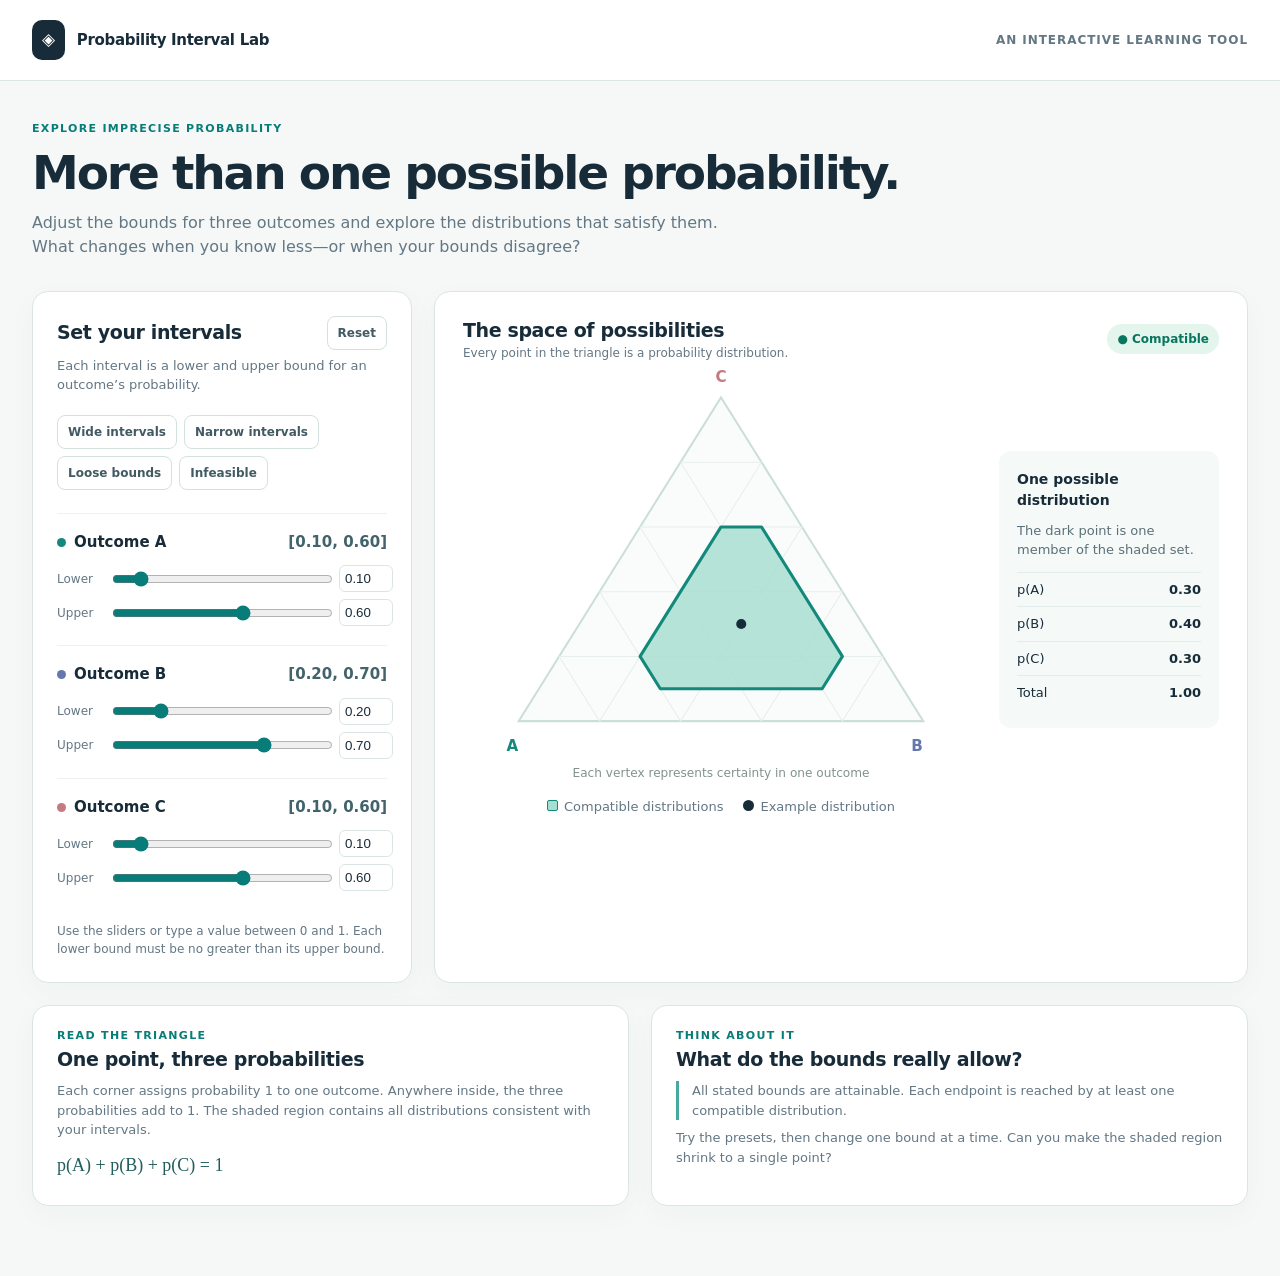
<file: probability-intervals/index.html>
<!DOCTYPE html><html lang="en"><head><meta charset="utf-8"><meta name="viewport" content="width=device-width,initial-scale=1"><title>Probability Interval Lab</title><style>
:root{--ink:#172b39;--muted:#637784;--teal:#087c78;--lime:#d6f1e8;--line:#dbe5e5;--bg:#f5f8f7}*{box-sizing:border-box}body{margin:0;background:var(--bg);font:15px/1.5 system-ui,-apple-system,sans-serif;color:var(--ink)}header{background:#fff;border-bottom:1px solid var(--line)}.head{max-width:1370px;margin:auto;padding:20px 32px;display:flex;justify-content:space-between;align-items:center}.brand{display:flex;gap:12px;align-items:center;font-weight:750;letter-spacing:-.02em}.mark{background:var(--ink);color:white;border-radius:10px;padding:7px 10px;font-size:17px}.tag{font-size:12px;color:var(--muted);font-weight:600;letter-spacing:.08em;text-transform:uppercase}main{max-width:1370px;margin:auto;padding:40px 32px 70px}.eyebrow{color:var(--teal);font-weight:750;letter-spacing:.12em;text-transform:uppercase;font-size:11px}h1{font-size:clamp(30px,4vw,47px);line-height:1.1;letter-spacing:-.045em;margin:10px 0 12px}h2{font-size:19px;letter-spacing:-.02em;margin:0}h3{font-size:14px;margin:0}.intro{color:var(--muted);font-size:16px;max-width:700px;margin:0}.layout{display:grid;grid-template-columns:380px 1fr;gap:22px;margin-top:32px}.card{background:white;border:1px solid var(--line);border-radius:16px;box-shadow:0 8px 30px #173c3d08}.controls{padding:24px}.cardtop{display:flex;justify-content:space-between;align-items:center;gap:10px}.hint{color:var(--muted);font-size:13px;margin:6px 0 20px}.presets{display:flex;gap:7px;flex-wrap:wrap;margin-bottom:23px}button{font:inherit;cursor:pointer;border:1px solid #d3e1df;background:white;color:#415a63;border-radius:8px;padding:7px 10px;font-size:12px;font-weight:650}button:hover,button.active{border-color:var(--teal);background:#e9f7f3;color:#066a67}button:focus-visible,input:focus-visible{outline:3px solid #8acac2;outline-offset:2px}.outcome{border-top:1px solid #edf2f1;padding:17px 0 12px}.outhead{display:flex;justify-content:space-between;align-items:center;margin-bottom:12px}.name{font-weight:750}.dot{display:inline-block;width:9px;height:9px;border-radius:50%;margin-right:8px}.range{font-variant-numeric:tabular-nums;color:#42636a;font-weight:700}.inputrow{display:grid;grid-template-columns:45px 1fr 48px;gap:8px;align-items:center;margin:7px 0;font-size:12px;color:var(--muted)}input[type=range]{width:100%;accent-color:var(--teal);cursor:pointer}input[type=number]{width:54px;border:1px solid var(--line);border-radius:6px;padding:5px;color:var(--ink)}.note{font-size:12px;color:var(--muted);margin:12px 0 0}.visual{padding:24px 28px}.badge{font-size:12px;font-weight:750;background:#e3f5ed;color:#08765e;border-radius:20px;padding:6px 10px;white-space:nowrap}.badge.bad{background:#fff0ed;color:#b34838}.vizarea{display:grid;grid-template-columns:minmax(280px,1fr) 220px;align-items:center;gap:20px}.plot svg{display:block;width:100%;max-height:435px}.legend{font-size:13px;color:var(--muted);display:flex;gap:20px;justify-content:center;flex-wrap:wrap}.swatch{display:inline-block;width:11px;height:11px;background:#a6ded0;border:1px solid #13897b;margin-right:6px;border-radius:2px}.point{background:#172b39;border-radius:50%;border:0}.aside{background:#f5f9f8;border-radius:12px;padding:18px}.aside h3{margin-bottom:10px}.aside p{font-size:13px;color:#5b7078;margin:0 0 12px}.stat{display:flex;justify-content:space-between;padding:7px 0;border-top:1px solid #e2ecea;font-size:13px}.stat strong{font-variant-numeric:tabular-nums}.bottom{display:grid;grid-template-columns:1fr 1fr;gap:22px;margin-top:22px}.info{padding:22px 24px}.info p{color:var(--muted);font-size:13px;margin:8px 0 0}.formula{color:#225e5b;font-family:Georgia,serif;font-size:18px;margin:12px 0 4px}.callout{border-left:3px solid #47a99d;padding-left:13px}.small{font-size:12px;color:var(--muted)}@media(max-width:900px){.layout{grid-template-columns:1fr}.vizarea{grid-template-columns:1fr 190px}}@media(max-width:600px){.head,main{padding-left:18px;padding-right:18px}.tag{display:none}.vizarea,.bottom{grid-template-columns:1fr}.visual{padding:20px}.plot svg{max-height:330px}.aside{margin-top:8px}}
</style></head><body><header><div class="head"><div class="brand"><span class="mark">◈</span> Probability Interval Lab</div><span class="tag">An interactive learning tool</span></div></header><main><div class="eyebrow">Explore imprecise probability</div><h1>More than one possible probability.</h1><p class="intro">Adjust the bounds for three outcomes and explore the distributions that satisfy them. What changes when you know less—or when your bounds disagree?</p><div class="layout"><section class="card controls"><div class="cardtop"><h2>Set your intervals</h2><button id="reset">Reset</button></div><p class="hint">Each interval is a lower and upper bound for an outcome’s probability.</p><div class="presets"><button data-preset="wide">Wide intervals</button><button data-preset="narrow">Narrow intervals</button><button data-preset="loose">Loose bounds</button><button data-preset="conflict">Infeasible</button></div><div id="controls"></div><p class="note">Use the sliders or type a value between 0 and 1. Each lower bound must be no greater than its upper bound.</p></section><section class="card visual"><div class="cardtop"><div><h2>The space of possibilities</h2><div class="small">Every point in the triangle is a probability distribution.</div></div><span class="badge" id="badge"></span></div><div class="vizarea"><div class="plot"><svg id="plot" viewBox="0 0 500 430" role="img" aria-label="Probability simplex showing compatible distributions"></svg><div class="legend"><span><i class="swatch"></i>Compatible distributions</span><span><i class="swatch point"></i>Example distribution</span></div></div><aside class="aside"><h3 id="asideTitle"></h3><p id="asideText"></p><div id="stats"></div></aside></div></section></div><div class="bottom"><section class="card info"><div class="eyebrow">Read the triangle</div><h2>One point, three probabilities</h2><p>Each corner assigns probability 1 to one outcome. Anywhere inside, the three probabilities add to 1. The shaded region contains all distributions consistent with your intervals.</p><div class="formula">p(A) + p(B) + p(C) = 1</div></section><section class="card info"><div class="eyebrow">Think about it</div><h2>What do the bounds really allow?</h2><p class="callout" id="insight"></p><p>Try the presets, then change one bound at a time. Can you make the shaded region shrink to a single point?</p></section></div></main><script>
const names=['A','B','C'],colors=['#15887d','#6478ae','#c47a80'];let lo=[.1,.2,.1],hi=[.6,.7,.6];const presets={wide:[[.1,.2,.1],[.6,.7,.6]],narrow:[[.3,.3,.2],[.4,.4,.4]],loose:[[0,0,0],[.9,.4,.4]],conflict:[[.5,.4,.3],[.8,.8,.8]]};const svg=document.querySelector('#plot');const fmt=x=>Number(x).toFixed(2);function render(){let controls=document.querySelector('#controls');controls.innerHTML=names.map((n,i)=>`<div class="outcome"><div class="outhead"><span class="name"><i class="dot" style="background:${colors[i]}"></i>Outcome ${n}</span><span class="range">[${fmt(lo[i])}, ${fmt(hi[i])}]</span></div>${['Lower','Upper'].map((label,j)=>`<div class="inputrow"><label for="r${i}${j}">${label}</label><input id="r${i}${j}" aria-label="${label} bound for outcome ${n}" type="range" min="0" max="1" step="0.01" value="${j?hi[i]:lo[i]}" data-i="${i}" data-j="${j}"><input aria-label="${label} bound for outcome ${n} numeric value" type="number" min="0" max="1" step="0.01" value="${fmt(j?hi[i]:lo[i])}" data-i="${i}" data-j="${j}"></div>`).join('')}</div>`).join('');controls.querySelectorAll('input').forEach(el=>el.addEventListener('input',e=>{let i=+e.target.dataset.i,j=+e.target.dataset.j,v=+e.target.value;if(e.target.value===''||!Number.isFinite(v))return;v=Math.max(0,Math.min(1,v));if(j)hi[i]=Math.max(v,lo[i]);else lo[i]=Math.min(v,hi[i]);render()}));
let poly=[[1,0,0],[0,1,0],[0,0,1]];function clip(points,i,b,lower){let out=[];if(!points.length)return out;for(let k=0;k<points.length;k++){let a=points[k],c=points[(k+1)%points.length],fa=lower?a[i]-b:b-a[i],fc=lower?c[i]-b:b-c[i],ina=fa>=-1e-9,inc=fc>=-1e-9;if(ina)out.push(a);if(ina!==inc){let t=fa/(fa-fc);out.push(a.map((x,j)=>x+t*(c[j]-x)))}}return out}for(let i=0;i<3;i++){poly=clip(poly,i,lo[i],true);poly=clip(poly,i,hi[i],false)}let feasible=poly.length>0;const xy=p=>[250+200*(p[1]-p[0]),355-320*p[2]];let path=poly.map((p,i)=>`${i?'L':'M'}${xy(p).join(',')}`).join(' ')+' Z';let center=feasible?names.map((_,i)=>poly.reduce((s,p)=>s+p[i],0)/poly.length):null;let grid='';for(let t=.2;t<1;t+=.2){for(let i=0;i<3;i++){let a=[0,0,0],b=[0,0,0];a[i]=b[i]=t;a[(i+1)%3]=1-t;b[(i+2)%3]=1-t;grid+=`<line x1="${xy(a)[0]}" y1="${xy(a)[1]}" x2="${xy(b)[0]}" y2="${xy(b)[1]}" stroke="#e6efed" stroke-width="1"/>`}}svg.innerHTML=`<path d="M50 355 L450 355 L250 35 Z" fill="#fafcfb" stroke="#cbded9" stroke-width="2"/>${grid}${feasible?`<path d="${path}" fill="#a6ded0" fill-opacity=".8" stroke="#13897b" stroke-width="3" stroke-linejoin="round"/><circle cx="${xy(center)[0]}" cy="${xy(center)[1]}" r="5" fill="#172b39"/>`:''}<text x="38" y="385" font-weight="700" fill="${colors[0]}">A</text><text x="438" y="385" font-weight="700" fill="${colors[1]}">B</text><text x="250" y="20" text-anchor="middle" font-weight="700" fill="${colors[2]}">C</text><text x="250" y="410" text-anchor="middle" font-size="12" fill="#82938f">Each vertex represents certainty in one outcome</text>`;let badge=document.querySelector('#badge');badge.className='badge'+(feasible?'':' bad');badge.textContent=feasible?'●  Compatible':'●  No solution';document.querySelector('#asideTitle').textContent=feasible?'One possible distribution':'No distribution fits';document.querySelector('#asideText').textContent=feasible?'The dark point is one member of the shaded set.':'The intervals cannot all hold at once: the lower bounds sum above 1 or the upper bounds sum below 1.';document.querySelector('#stats').innerHTML=feasible?names.map((n,i)=>`<div class="stat"><span>p(${n})</span><strong>${fmt(center[i])}</strong></div>`).join('')+`<div class="stat"><span>Total</span><strong>1.00</strong></div>`:`<div class="stat"><span>Sum of lower bounds</span><strong>${fmt(lo.reduce((a,b)=>a+b))}</strong></div><div class="stat"><span>Sum of upper bounds</span><strong>${fmt(hi.reduce((a,b)=>a+b))}</strong></div>`;let insight=document.querySelector('#insight');if(feasible){let efflo=names.map((_,i)=>Math.max(lo[i],1-hi.reduce((s,x,j)=>s+(i===j?0:x),0))),effhi=names.map((_,i)=>Math.min(hi[i],1-lo.reduce((s,x,j)=>s+(i===j?0:x),0)));let i=names.findIndex((_,j)=>efflo[j]>lo[j]+1e-8||effhi[j]<hi[j]-1e-8);insight.textContent=i<0?'All stated bounds are attainable. Each endpoint is reached by at least one compatible distribution.':`For ${names[i]}, the stated interval is [${fmt(lo[i])}, ${fmt(hi[i])}], but the other bounds restrict its attainable range to [${fmt(efflo[i])}, ${fmt(effhi[i])}].` }else insight.textContent='There is no compatible distribution. Try lowering some lower bounds or raising some upper bounds until their sums bracket 1.'}
document.querySelectorAll('[data-preset]').forEach(b=>b.onclick=()=>{[lo,hi]=presets[b.dataset.preset].map(a=>a.slice());render()});document.querySelector('#reset').onclick=()=>{[lo,hi]=presets.wide.map(a=>a.slice());render()};render();</script></body></html>
</file>
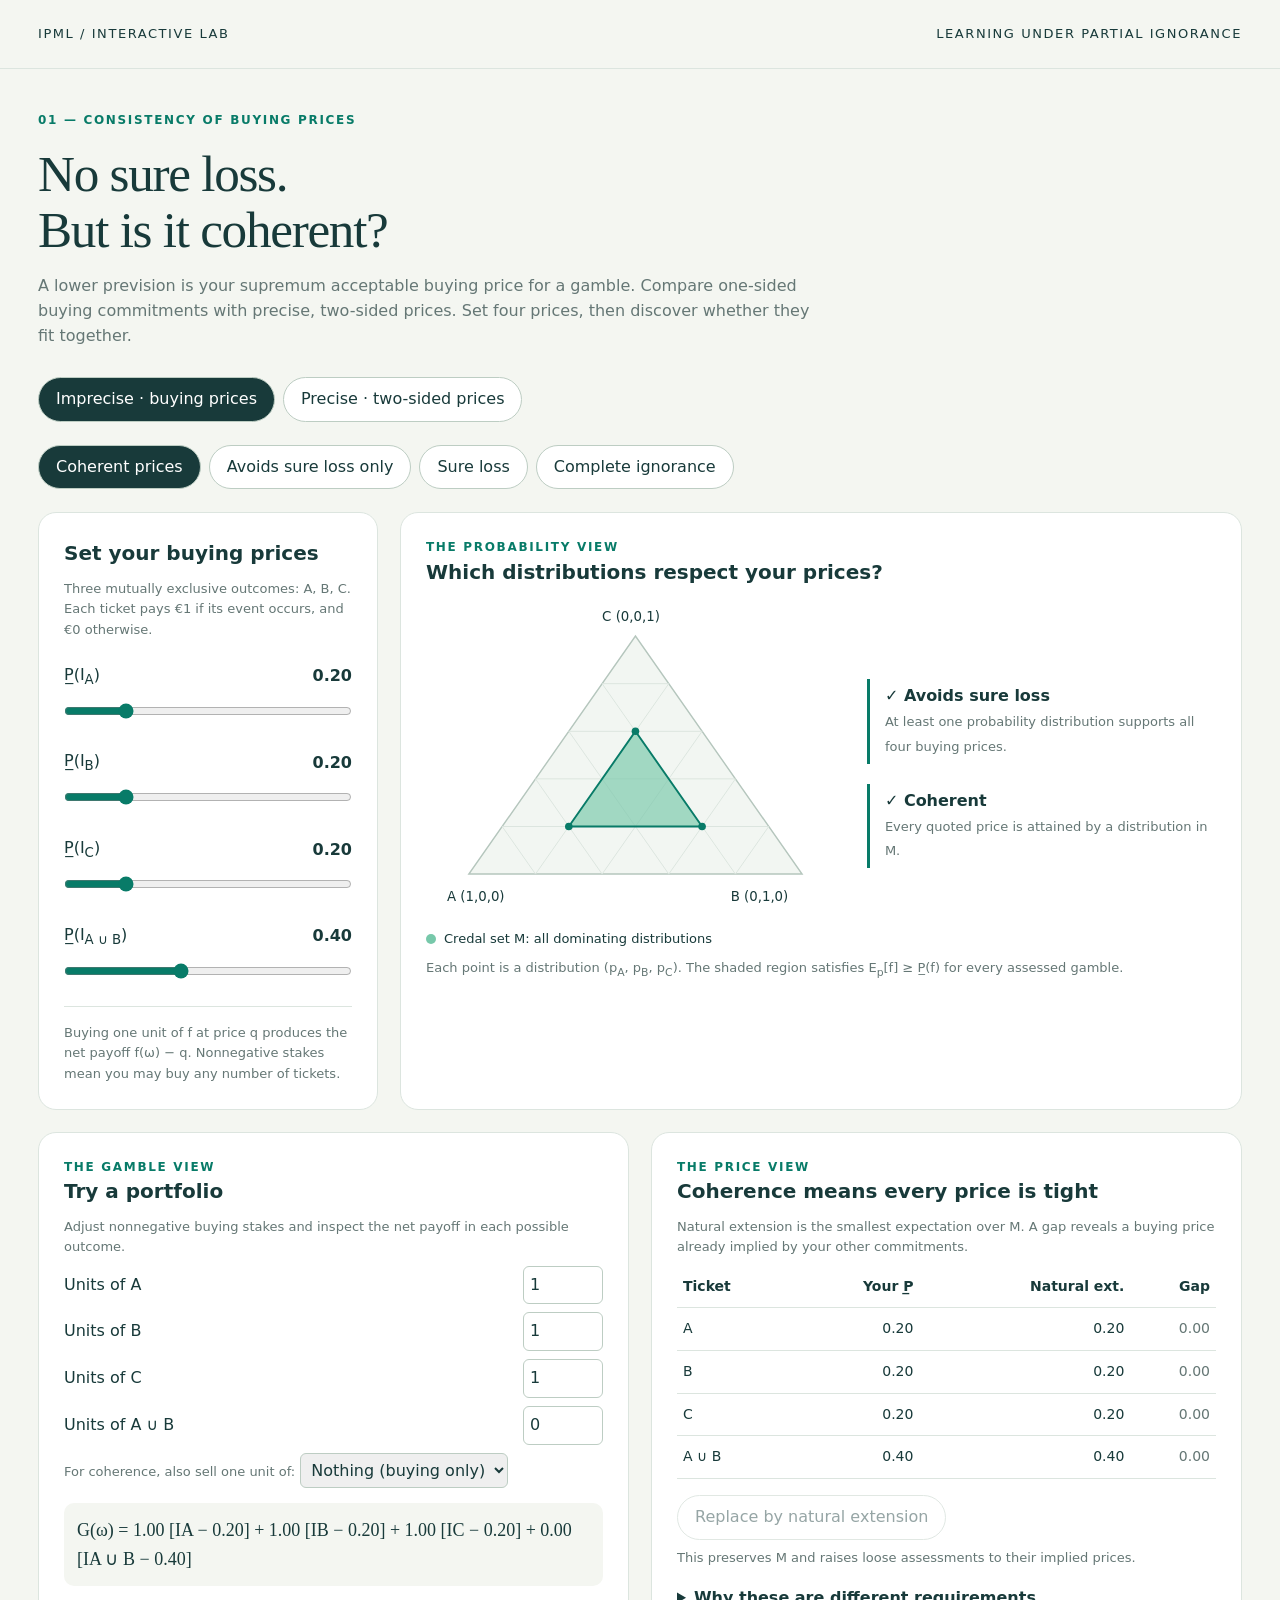
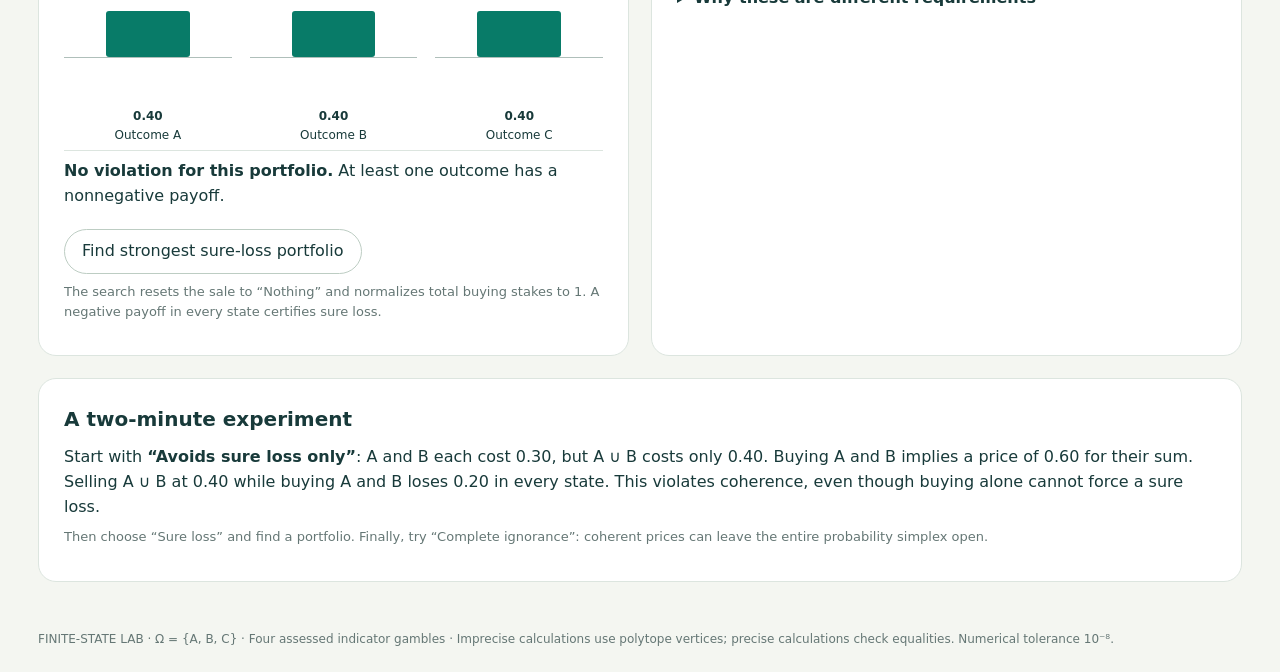
<file: sure-loss-coherence/index.html>
<!doctype html><html lang="en"><head><meta charset="utf-8"><meta name="viewport" content="width=device-width,initial-scale=1"><meta name="description" content="Explore avoiding sure loss, coherent lower previsions, and natural extension on a three-state space."><title>Sure Loss & Coherence Lab</title><style>
:root{--ink:#183a3a;--muted:#657775;--green:#087b68;--purple:#7750ba;--red:#b93957;--line:#dce5df}*{box-sizing:border-box}body{margin:0;background:#f4f6f1;color:var(--ink);font:16px/1.55 system-ui,sans-serif}header,main,footer{max-width:1300px;margin:auto;padding:24px 38px}header{display:flex;justify-content:space-between;border-bottom:1px solid var(--line);font-size:13px;letter-spacing:.12em}h1{font:500 clamp(36px,4vw,58px)/1.1 Georgia,serif;letter-spacing:-.025em;margin:16px 0}h2{font-size:20px;margin:0 0 10px}h3{font-size:15px}p{margin:8px 0}.intro{max-width:790px;margin:18px 0 28px}.eyebrow{font-size:12px;letter-spacing:.14em;font-weight:700;color:var(--green)}.muted{color:var(--muted)}.presets{display:flex;gap:8px;flex-wrap:wrap;margin:23px 0}button{font:inherit;cursor:pointer;border:1px solid #bdcdc3;border-radius:30px;padding:9px 17px;background:white;color:var(--ink)}button:hover,button.active{background:var(--ink);color:white}.grid{display:grid;grid-template-columns:340px 1fr;gap:22px}.card{background:white;border:1px solid var(--line);border-radius:18px;padding:25px}.row{margin-top:23px}.label{display:flex;justify-content:space-between;align-items:center}.value{font-weight:700;font-variant-numeric:tabular-nums}input[type=range]{width:100%;accent-color:var(--green);margin:12px 0 0}.mini{font-size:13px;color:var(--muted)}.visual{display:grid;grid-template-columns:1.2fr 1fr;gap:22px;align-items:center}svg{width:100%;max-height:330px}.status{border-left:3px solid var(--green);padding:5px 0 5px 15px;margin:20px 0}.status.bad{border-color:var(--red)}.status.warn{border-color:var(--purple)}.status strong{display:block}.legend{display:flex;align-items:center;gap:8px;font-size:13px}.dot{width:10px;height:10px;border-radius:50%;background:#77c8aa}.lower{display:grid;grid-template-columns:1fr 1fr;gap:22px;margin-top:22px}table{border-collapse:collapse;width:100%;font-size:14px}th,td{text-align:right;border-bottom:1px solid var(--line);padding:10px 6px}th:first-child,td:first-child{text-align:left}.formula{font:18px/1.6 Georgia,serif;background:#f4f6f1;border-radius:10px;padding:13px;margin:15px 0}.bars{display:flex;height:150px;gap:18px;align-items:center;border-bottom:1px solid var(--line);position:relative}.barcol{flex:1;text-align:center;font-size:12px}.bartrack{height:100px;position:relative}.zero{position:absolute;top:50%;height:1px;background:#afbfba;width:100%}.bar{position:absolute;left:25%;width:50%;background:var(--green);border-radius:3px}.pill{font-size:12px;background:#e7f3ec;color:var(--green);padding:4px 9px;border-radius:20px}.note{border-top:1px solid var(--line);margin-top:20px;padding-top:16px}details{margin-top:18px}summary{cursor:pointer;font-weight:600}footer{font-size:12px;color:var(--muted)}@media(max-width:950px){.grid{grid-template-columns:1fr}.visual{grid-template-columns:1fr 1fr}.lower{grid-template-columns:1fr}}@media(max-width:600px){header,main,footer{padding:20px}.visual{grid-template-columns:1fr}.card{padding:20px}header span:last-child{display:none}}
[hidden]{display:none!important}select,input[type=number]{font:inherit;color:var(--ink)}button:disabled{opacity:.45;cursor:default}.comparison{overflow-x:auto}.precise-steps{display:grid;grid-template-columns:1fr 1fr;gap:22px}@media(max-width:700px){.precise-steps{grid-template-columns:1fr}}
</style></head><body><header><span>IPML / INTERACTIVE LAB</span><span>LEARNING UNDER PARTIAL IGNORANCE</span></header><main><section class="intro"><div class="eyebrow">01 — CONSISTENCY OF BUYING PRICES</div><h1>No sure loss.<br>But is it coherent?</h1><p class="muted">A lower prevision is your supremum acceptable buying price for a gamble. Compare one-sided buying commitments with precise, two-sided prices. Set four prices, then discover whether they fit together.</p></section><nav class="presets" aria-label="Probability setting"><button id="mode-imprecise" class="active" aria-pressed="true">Imprecise · buying prices</button><button id="mode-precise" aria-pressed="false">Precise · two-sided prices</button></nav><section id="precise-lab" hidden></section><div id="imprecise-lab"><div class="presets" id="presets"><button data-p="0">Coherent prices</button><button data-p="1">Avoids sure loss only</button><button data-p="2">Sure loss</button><button data-p="3">Complete ignorance</button></div><div class="grid"><section class="card"><h2>Set your buying prices</h2><p class="mini">Three mutually exclusive outcomes: A, B, C. Each ticket pays €1 if its event occurs, and €0 otherwise.</p><div id="sliders"></div><div class="note mini">Buying one unit of f at price q produces the net payoff f(ω) − q. Nonnegative stakes mean you may buy any number of tickets.</div></section><section class="card"><div class="eyebrow">THE PROBABILITY VIEW</div><h2>Which distributions respect your prices?</h2><div class="visual"><div><svg id="simplex" viewBox="0 0 440 340" role="img" aria-label="Probability simplex and compatible probability distributions"></svg><div class="legend"><span class="dot"></span>Credal set M: all dominating distributions</div></div><div aria-live="polite" id="status"></div></div><p class="mini">Each point is a distribution (p<sub>A</sub>, p<sub>B</sub>, p<sub>C</sub>). The shaded region satisfies E<sub>p</sub>[f] ≥ P̲(f) for every assessed gamble.</p></section></div><div class="lower"><section class="card"><div class="eyebrow">THE GAMBLE VIEW</div><h2 id="wtitle">Try a portfolio</h2><p class="mini" id="wdesc"></p><div id="stakes"></div><label for="sell" class="mini">For coherence, also sell one unit of:</label> <select id="sell" style="padding:6px;border:1px solid #bdcdc3;border-radius:6px"><option value="-1">Nothing (buying only)</option value="0">A</option><option value="1">B</option><option value="2">C</option><option value="3">A ∪ B</option></select><div class="formula" id="portfolio"></div><div class="bars" id="bars"></div><p id="verdict" aria-live="polite"></p><button id="witness" style="margin-top:12px">Find strongest sure-loss portfolio</button><p class="mini">The search resets the sale to “Nothing” and normalizes total buying stakes to 1. A negative payoff in every state certifies sure loss.</p></section><section class="card"><div class="eyebrow">THE PRICE VIEW</div><h2>Coherence means every price is tight</h2><p class="mini">Natural extension is the smallest expectation over M. A gap reveals a buying price already implied by your other commitments.</p><div id="extension" aria-live="polite"></div><button id="repair" style="margin-top:16px">Replace by natural extension</button><p class="mini" id="repairnote"></p><details><summary>Why these are different requirements</summary><p><b>Avoiding sure loss:</b> every nonnegative buying portfolio has a nonnegative payoff in at least one state.</p><div class="formula">max<sub>ω</sub> ∑ λᵢ[fᵢ(ω) − P̲(fᵢ)] ≥ 0<br><small>for all λᵢ ≥ 0</small></div><p><b>Coherence:</b> even when you sell one assessed gamble at its quoted price, buying other gambles cannot force a strictly negative payoff in every state.</p><p>On this finite domain, coherence is equivalent to P̲(f) = min<sub>p∈M</sub> E<sub>p</sub>[f] for each assessed f. Avoiding sure loss only requires M ≠ ∅.</p><p class="mini">These prices are limiting buying prices. Strictly acceptable transactions can use prices just below them; strict sure-loss certificates persist under sufficiently small perturbations.</p></details></section></div><section class="card" style="margin-top:22px"><h2>A two-minute experiment</h2><p>Start with <b>“Avoids sure loss only”</b>: A and B each cost 0.30, but A ∪ B costs only 0.40. Buying A and B implies a price of 0.60 for their sum. Selling A ∪ B at 0.40 while buying A and B loses 0.20 in every state. This violates coherence, even though buying alone cannot force a sure loss.</p><p class="mini">Then choose “Sure loss” and find a portfolio. Finally, try “Complete ignorance”: coherent prices can leave the entire probability simplex open.</p></section></div></main><footer>FINITE-STATE LAB · Ω = {A, B, C} · Four assessed indicator gambles · Imprecise calculations use polytope vertices; precise calculations check equalities. Numerical tolerance 10⁻⁸.</footer><script src="app.js"></script><script src="precise.js"></script></body></html>
</file>
<file: belief-function-theory/style.css>
:root {
  color-scheme: light;
  --ink: #193739;
  --muted: #526d69;
  --accent: #087565;
  --line: #cedfd7;
  --surface: #fff;
  --page: #f4f8f5;
  --tint: #e5f2ea;
}
* { box-sizing: border-box; }
body {
  margin: 0;
  background: var(--page);
  color: var(--ink);
  font: 1rem/1.6 system-ui, sans-serif;
}
.top, main { width: min(1100px, calc(100% - 40px)); margin-inline: auto; }
.top {
  display: flex;
  align-items: center;
  justify-content: space-between;
  padding-block: 16px;
  border-bottom: 1px solid var(--line);
}
a { color: var(--accent); text-underline-offset: .2em; }
.top a { font-weight: 750; }
.intro {
  position: relative;
  margin-top: 28px;
  border-radius: 18px;
  padding: clamp(24px, 5vw, 60px);
  background: #153e39;
  color: #fff;
}
.intro p { max-width: 54ch; color: #d6eee2; font-size: 1.12rem; }
h1, h2, h3, p { margin: 0 0 12px; }
h1 {
  font: 500 clamp(2.55rem, 7vw, 5.5rem)/.99 Georgia, serif;
  letter-spacing: -.045em;
}
h2 { font: 500 clamp(1.85rem, 3vw, 2.65rem)/1.1 Georgia, serif; }
h3 { font-size: 1rem; }
.frame {
  display: inline-block;
  padding: 5px 13px;
  margin-top: 10px;
  border: 1px solid #77a89a;
  border-radius: 100px;
  font-family: ui-monospace, monospace;
  color: #def8e9;
}
nav { display: flex; flex-wrap: wrap; gap: 8px 25px; padding-block: 16px; }
nav a { font-weight: 650; }
.section { padding-block: 32px; border-top: 1px solid var(--line); scroll-margin-top: 12px; }
.section-heading { max-width: 76ch; }
.section-heading p, #mass-help, #decomposition, #conflict-explanation { color: var(--muted); }
.columns { display: grid; grid-template-columns: 1fr 1fr; gap: 16px; }
.card {
  margin: 0;
  min-width: 0;
  border: 1px solid var(--line);
  border-radius: 14px;
  padding: clamp(14px, 2.3vw, 26px);
  background: var(--surface);
}
legend { padding-inline: 7px; font-weight: 750; }
.presets, .selectors { display: flex; flex-wrap: wrap; gap: 8px; margin: 16px 0; }
.selectors label { display: flex; align-items: center; gap: 8px; }
button, select, input {
  font: inherit;
  color: var(--ink);
  background: var(--surface);
  border: 1px solid #9fbbb1;
  border-radius: 8px;
}
button, select { cursor: pointer; padding: 6px 12px; font-size: .9rem; }
button:hover { border-color: var(--accent); background: var(--tint); }
button[aria-pressed="true"] { color: white; background: var(--accent); border-color: var(--accent); }
:focus-visible { outline: 3px solid #8359ac; outline-offset: 3px; }
.note { padding: 10px 14px; border-left: 3px solid var(--accent); background: var(--tint); }
.mass-row {
  display: grid;
  grid-template-columns: minmax(0, 1.2fr) minmax(24px, 1fr) 76px;
  gap: 9px;
  align-items: center;
  padding-block: 5px;
}
.mass-row label, table { font-size: .9rem; }
.mass-row output { text-align: right; font-weight: 700; }
.mass-entry { display: flex; align-items: center; gap: 3px; }
.mass-entry input { width: 59px; min-width: 0; padding: 4px; text-align: right; }
.mass-track, .interval { height: 8px; border-radius: 99px; background: var(--tint); }
.mass-track div { height: 100%; background: var(--accent); border-radius: inherit; }
.editor-status { margin: 0; color: #843e22; }
.editor-status:not(:empty) { margin-top: 10px; }
.bounds-values { display: flex; justify-content: space-between; gap: 12px; }
.bounds-values strong, .conflict { display: block; font: 500 clamp(2rem, 4vw, 3.3rem)/1.2 Georgia, serif; color: var(--accent); }
.interval { position: relative; margin-top: 23px; }
.interval div { position: absolute; min-width: 1px; height: 100%; background: var(--accent); }
.interval div::before, .interval div::after {
  content: "";
  position: absolute;
  width: 4px;
  height: 14px;
  top: -3px;
  border-radius: 2px;
  background: var(--accent);
}
.interval div::before { left: -2px; }
.interval div::after { right: -2px; }
.axis { display: flex; justify-content: space-between; margin: 8px 0 20px; color: var(--muted); font-size: .875rem; }
table { width: 100%; border-collapse: collapse; font-variant-numeric: tabular-nums; }
caption { text-align: left; font-weight: 750; font-size: 1rem; margin-bottom: 7px; }
th, td { padding: 5px; border-bottom: 1px solid var(--line); text-align: right; }
th:first-child { text-align: left; }
tbody th { font-weight: 500; }
tr.selected { background: var(--tint); }
.exercises { padding-bottom: 45px; }
.exercises ol { padding-left: 25px; }
.exercises li { margin-bottom: 6px; }
@media (max-width: 730px) { .columns { grid-template-columns: 1fr; } }
@media (max-width: 420px) {
  .top, main { width: calc(100% - 24px); }
  .mass-row { grid-template-columns: minmax(0, 1.3fr) minmax(24px, 1fr) 76px; }
  .selectors label { flex-wrap: wrap; }
}
</file>
<file: possibility-theory/style.css>
:root{--ink:#183c39;--muted:#5e7772;--green:#087b68;--purple:#7954b5;--red:#b23754;--line:#dce6df;--bg:#f4f7f2}*{box-sizing:border-box}html{scroll-behavior:smooth;scroll-padding-top:25px}body{margin:0;background:var(--bg);color:var(--ink);font:16px/1.6 system-ui,sans-serif}header,main{max-width:1260px;margin:auto;padding:22px 32px}header{display:flex;align-items:center;justify-content:space-between;border-bottom:1px solid var(--line);font-size:12px;letter-spacing:.08em}a{color:var(--green)}header a{text-decoration:none;font-weight:650}h1{font:500 clamp(38px,5vw,64px)/1.1 Georgia,serif;letter-spacing:-.035em;margin:16px 0}h2{font-size:23px;line-height:1.3;margin:4px 0 15px;font-weight:600}h3{font-size:18px}p{margin:10px 0}.intro{max-width:830px;margin:30px 0}.lead{color:var(--muted);font-size:19px}.eyebrow{font-size:11px;letter-spacing:.13em;font-weight:750;color:var(--green)}nav{display:flex;flex-wrap:wrap;gap:14px 28px;border-bottom:1px solid var(--line);padding:0 0 22px;margin:24px 0}nav a{text-decoration:none;font-size:14px}.presets{display:flex;gap:8px;flex-wrap:wrap;margin:19px 0}button,select{font:inherit;color:var(--ink);background:white;border:1px solid #b9cec2;border-radius:24px;padding:8px 15px;cursor:pointer}button:hover,button.active{background:var(--ink);color:white}button:focus-visible,a:focus-visible,input:focus-visible,select:focus-visible,summary:focus-visible{outline:3px solid var(--purple);outline-offset:3px}.scenario{border-left:3px solid var(--green);padding-left:16px;margin:16px 0 26px}.grid,.two{display:grid;grid-template-columns:1fr 1fr;gap:22px}.card{background:white;border:1px solid var(--line);border-radius:17px;padding:28px;margin-bottom:22px;min-width:0}.grid .card{height:calc(100% - 22px)}.small,small{font-size:13px;color:var(--muted)}.formula{background:#f3f6f1;border-radius:10px;padding:14px 18px;font:18px/1.7 Georgia,serif;margin:17px 0}.formula small{font:13px/1.5 system-ui,sans-serif}.callout{background:#eaf4ed;border-left:3px solid var(--green);padding:14px 17px;border-radius:4px;margin:18px 0}.callout.bad{background:#fff1f3;border-color:var(--red)}.slider-row{margin:20px 0}.slider-label{display:flex;justify-content:space-between;align-items:center}.slider-label label{display:flex;gap:8px;align-items:center}output{font-variant-numeric:tabular-nums;font-weight:700}input[type=range]{width:100%;accent-color:var(--green);margin:10px 0 0;cursor:pointer}input[type=checkbox],input[type=radio]{accent-color:var(--green);width:17px;height:17px}input:disabled{opacity:.65;cursor:default}.legend{display:flex;gap:18px;flex-wrap:wrap;font-size:12px;color:var(--muted)}.legend span{display:flex;align-items:center;gap:7px}i{display:inline-block;width:10px;height:10px;border-radius:50%}.green{background:#239d7f}.purple{background:var(--purple)}svg{width:100%;display:block}.section-title{display:flex;justify-content:space-between;gap:15px;align-items:center}.pills{display:flex;gap:8px}.event-checks{display:flex;gap:25px;margin:22px 0}.event-checks label{display:flex;gap:8px;align-items:center}.metrics{display:grid;grid-template-columns:repeat(3,1fr);gap:20px;margin-top:24px}.metrics>div{border-top:1px solid var(--line);padding-top:16px}.metrics span{font-size:10px;letter-spacing:.1em;font-weight:700}.metrics strong{display:block;font:40px Georgia,serif;color:var(--green)}.metrics>div:nth-child(3) strong{color:var(--purple)}.metrics p{font-size:13px;color:var(--muted)}.table-wrap{overflow-x:auto}table{width:100%;border-collapse:collapse;font-size:14px}th,td{border-bottom:1px solid var(--line);padding:10px;text-align:right}th:first-child,td:first-child{text-align:left}tr.selected{background:#eff6f1}td.bad{color:var(--red);font-weight:700}td button{border:0;padding:3px 10px;font-size:14px}details{border-top:1px solid var(--line);padding-top:16px;margin-top:20px}summary{cursor:pointer;font-weight:600}details p{font-size:14px}select{margin:14px 0;border-radius:8px}ul,ol{padding-left:22px}li{margin:10px 0}footer{font-size:11px;letter-spacing:.06em;color:var(--muted);padding:20px 0}footer p{letter-spacing:0;font-size:12px}[hidden]{display:none!important}@media(max-width:850px){.grid,.two{grid-template-columns:1fr}.grid .card{height:auto}.metrics{gap:12px}.section-title{align-items:start;flex-direction:column}}@media(max-width:550px){header,main{padding:18px}header span{display:none}.card{padding:20px}.metrics{grid-template-columns:1fr}.metrics strong{font-size:34px}.metrics>div{display:grid;grid-template-columns:1fr auto;gap:0 10px}.metrics p{grid-column:1/-1;margin-top:0}.metrics span{align-self:center}th,td{padding:8px 5px}nav{gap:12px}button{font-size:14px}}
</file>
